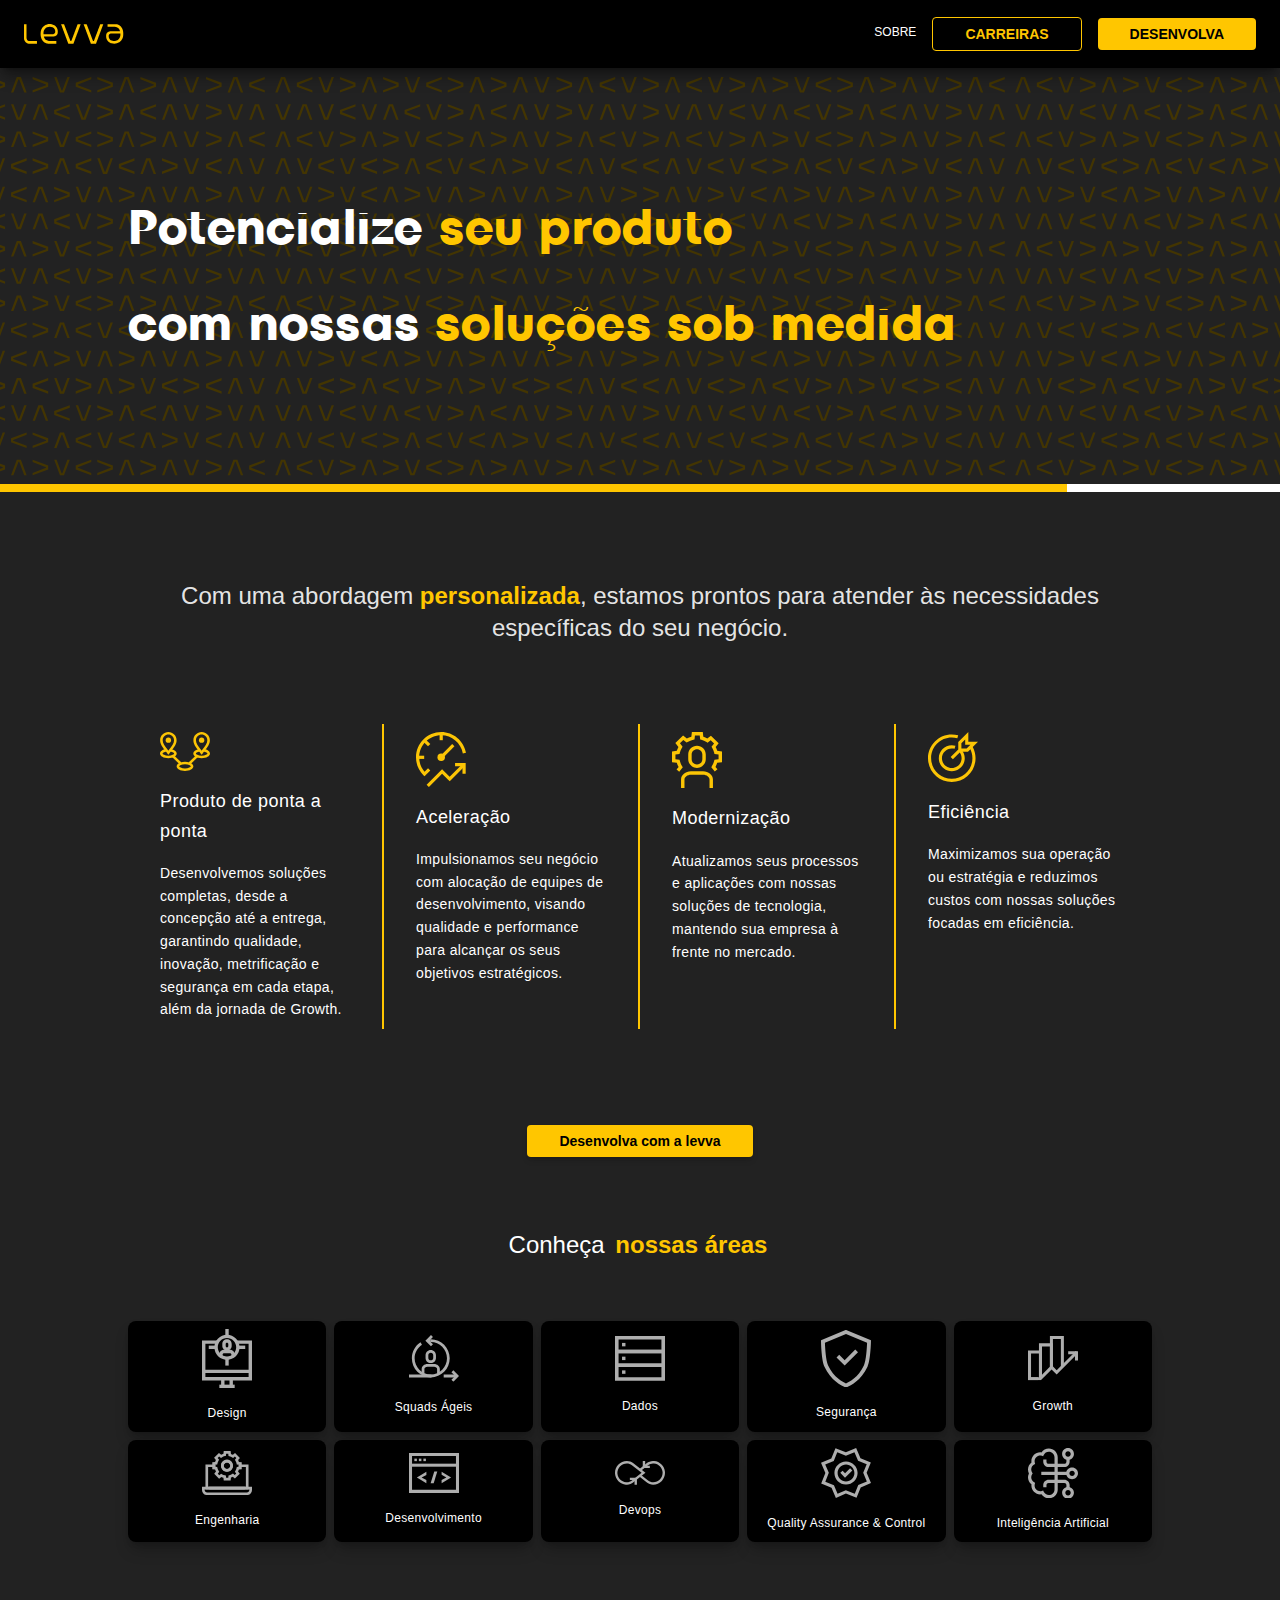
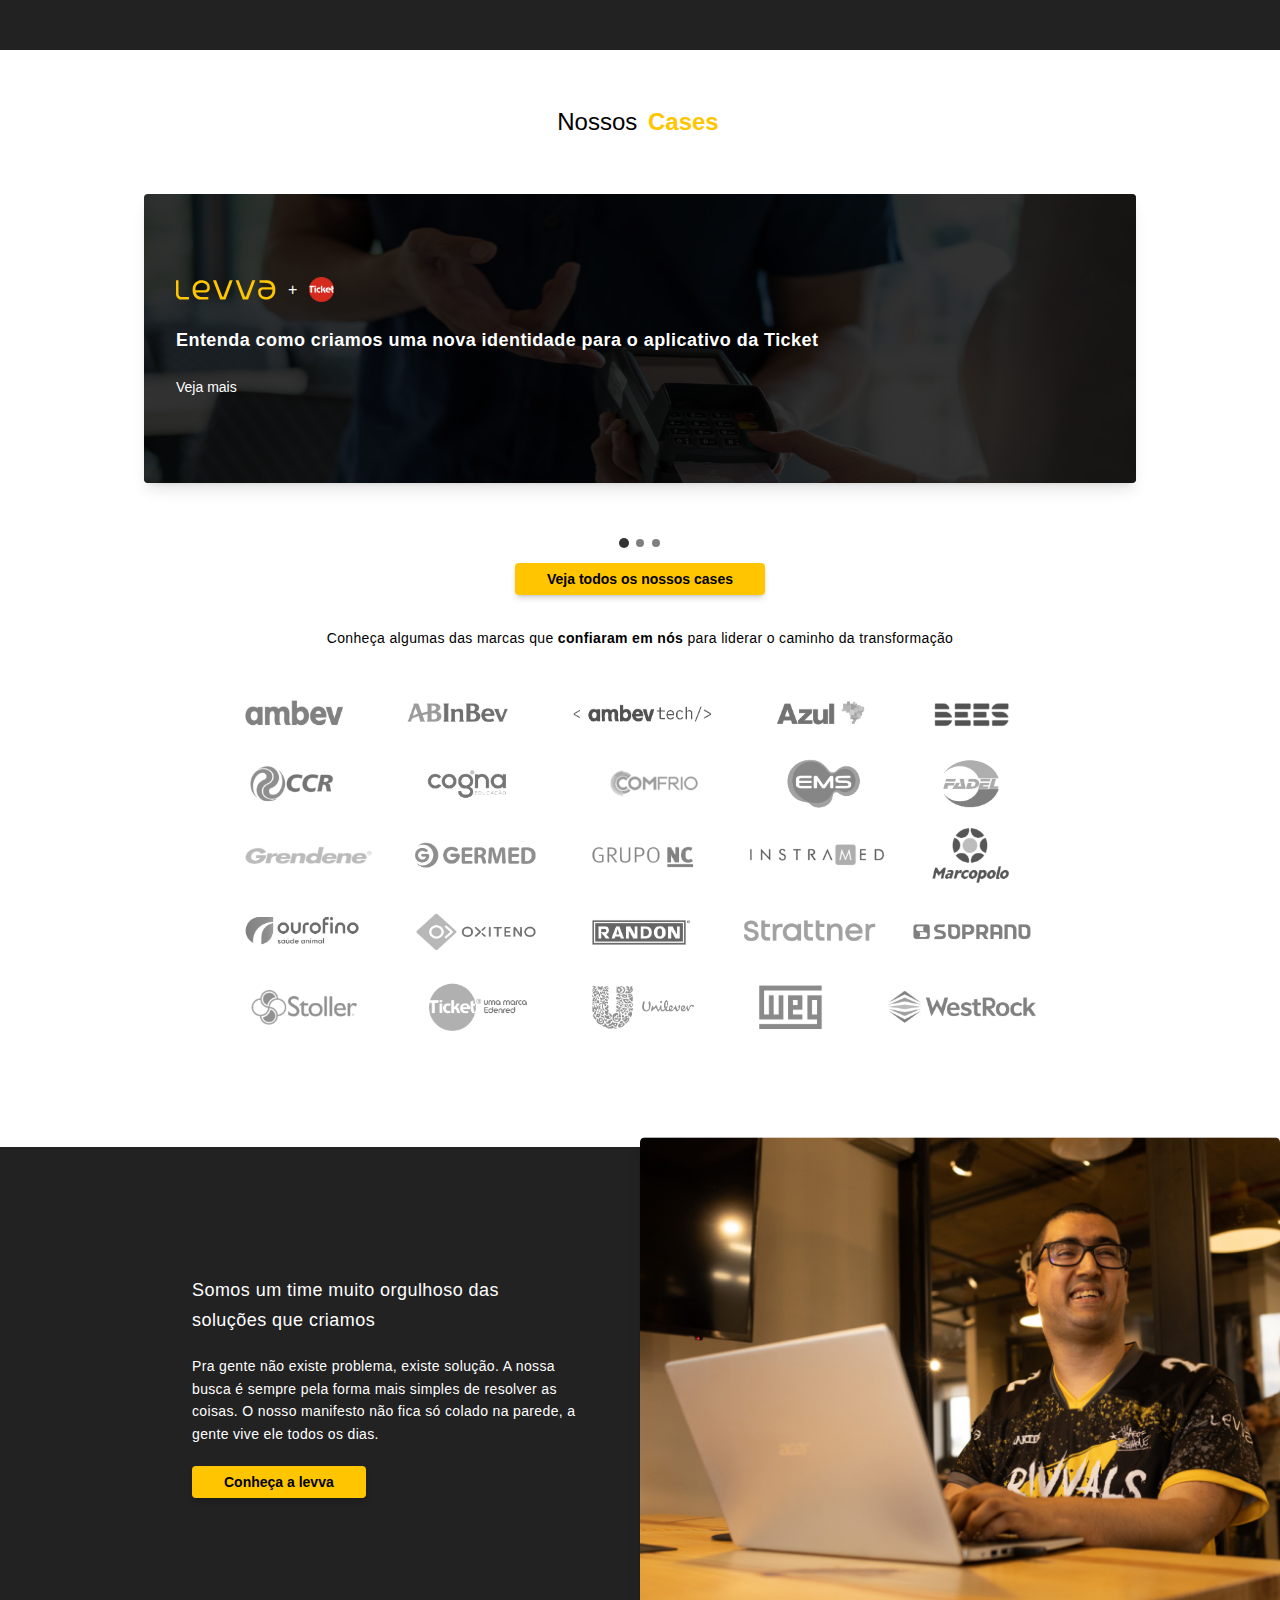
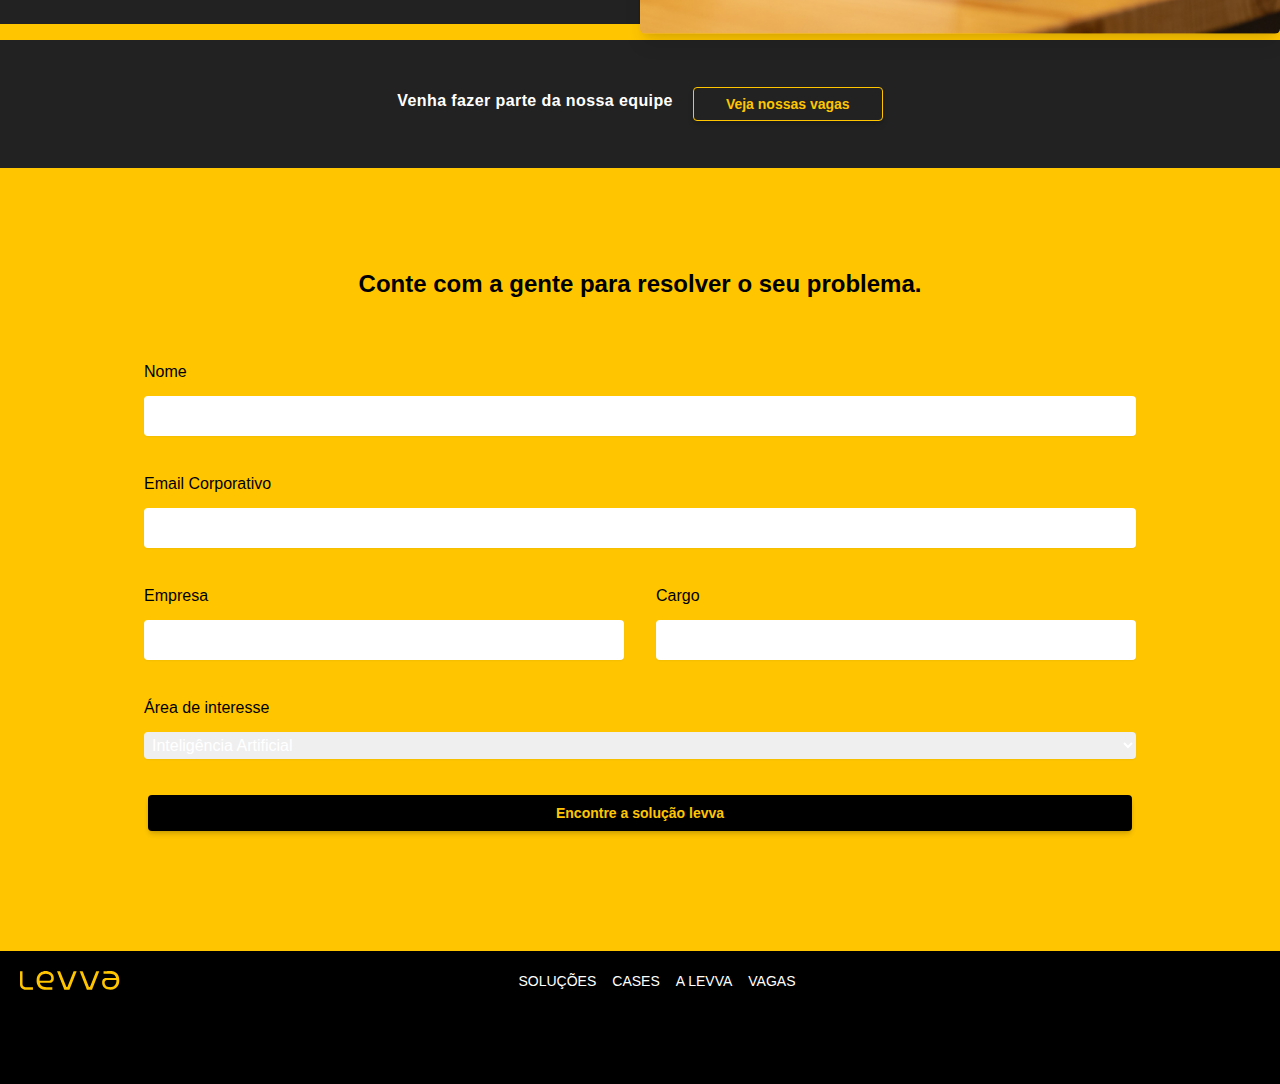
<file: index.html>
<!DOCTYPE html><html lang="en"><head><meta charSet="utf-8"/><meta name="viewport" content="width=device-width, initial-scale=1"/><link rel="preload" as="image" href="/LevvaLogo.svg" fetchPriority="high"/><link rel="preload" as="image" href="PONTA A PONTA.svg" fetchPriority="high"/><link rel="preload" as="image" href="ACELERAÇÃO.svg" fetchPriority="high"/><link rel="preload" as="image" href="ALOCAÇÃO.svg" fetchPriority="high"/><link rel="preload" as="image" href="EFICIÊNCIA.svg" fetchPriority="high"/><link rel="preload" as="image" href="/image 6.jpg" fetchPriority="high"/><link rel="stylesheet" href="/_next/static/css/af49f52b52efd727.css" data-precedence="next"/><link rel="preload" as="script" fetchPriority="low" href="/_next/static/chunks/webpack-be9659fa33794984.js"/><script src="/_next/static/chunks/fd9d1056-62aaf4b921c84028.js" async=""></script><script src="/_next/static/chunks/23-55239789978d75e5.js" async=""></script><script src="/_next/static/chunks/main-app-c92d5fdfd7a15399.js" async=""></script><script src="/_next/static/chunks/173-f090bc68d65b449f.js" async=""></script><script src="/_next/static/chunks/app/page-cadffec50a887d56.js" async=""></script><title>levva - Home</title><meta name="description" content="Acreditamos que para todo problema existe uma solução simples. Com um time que usa a tecnologia e o design como ferramenta de transformação de vidas, negócios e pessoas, criamos produtos e soluções digitais desenvolvidos para gerar impacto.o"/><link rel="icon" href="/favicon.ico" type="image/x-icon" sizes="16x16"/><script src="/_next/static/chunks/polyfills-78c92fac7aa8fdd8.js" noModule=""></script></head><body class="flex flex-col leading-loose text-white"><nav class="p-6 uppercase text-xs contents-center shadow-lg shadow-black/40 z-20 flex justify-between bg-black"><a href="/"><img alt="levva" fetchPriority="high" width="100" height="20" decoding="async" data-nimg="1" style="color:transparent" src="/LevvaLogo.svg"/></a><div class="navLinks"><ul class="flex align-center gap-4 justify-center contents-center"><li><a class="menu-link" href="/sobre">Sobre</a></li><li><div><a class="cta primary outlined shadow-md shadow-black/15 text-sm px-8 py-2 rounded font-bold " href="/sobre#carreiras">Carreiras</a></div></li><li><div><a class="cta primary  shadow-md shadow-black/15 text-sm px-8 py-2 rounded font-bold " href="#form">Desenvolva</a></div></li></ul></div></nav><main class="overflow-hidden"><section class="bg-cinza py-28 px-5 text-5xl tracking-wide leading-loose font-bold bg-blend-overlay" id="hero"><div class="container mx-auto"><h1>Potencialize <span class="text-primary">seu </span><br/>com nossas <span class="text-primary">soluções sob medida</span></h1></div></section><div class="slider bg-white"><div class="w-5/6 py-1 h-full bg-primary"></div></div><section class="bg-cinza p-2"><div class="container"><p class="text-center text-white/90 my-20 text-2xl">Com uma abordagem <b class="text-primary">personalizada</b>, estamos prontos para atender às necessidades específicas do seu negócio.</p><div class="flex flex-row flex-wrap md:flex-nowrap flex-row my-10"><div class="md:basis-1/4 sm:basis-2/4 basis-4/4 py-2 p-8 flex flex-col md:[&amp;:not(:last-child)]:border-r-2 sm:odd:border-r-2  border-primary"><div><img alt="Produto de ponta a ponta" fetchPriority="high" width="50" height="50" decoding="async" data-nimg="1" style="color:transparent" src="PONTA A PONTA.svg"/><h3 class="text-lg font-medium my-4 tracking-wide leading-relaxed ">Produto de ponta a ponta</h3></div><p class="tracking-wide leading-relaxed text-sm font-thin text-white">Desenvolvemos soluções completas, desde a concepção até a entrega, garantindo qualidade, inovação, metrificação e segurança em cada etapa, além da jornada de Growth.</p></div><div class="md:basis-1/4 sm:basis-2/4 basis-4/4 py-2 p-8 flex flex-col md:[&amp;:not(:last-child)]:border-r-2 sm:odd:border-r-2  border-primary"><div><img alt="Aceleração" fetchPriority="high" width="50" height="50" decoding="async" data-nimg="1" style="color:transparent" src="ACELERAÇÃO.svg"/><h3 class="text-lg font-medium my-4 tracking-wide leading-relaxed ">Aceleração</h3></div><p class="tracking-wide leading-relaxed text-sm font-thin text-white">Impulsionamos seu negócio com alocação de equipes de desenvolvimento, visando qualidade e performance para alcançar os seus objetivos estratégicos.</p></div><div class="md:basis-1/4 sm:basis-2/4 basis-4/4 py-2 p-8 flex flex-col md:[&amp;:not(:last-child)]:border-r-2 sm:odd:border-r-2  border-primary"><div><img alt="Modernização" fetchPriority="high" width="50" height="50" decoding="async" data-nimg="1" style="color:transparent" src="ALOCAÇÃO.svg"/><h3 class="text-lg font-medium my-4 tracking-wide leading-relaxed ">Modernização</h3></div><p class="tracking-wide leading-relaxed text-sm font-thin text-white">Atualizamos seus processos e aplicações com nossas soluções de tecnologia, mantendo sua empresa à frente no mercado.</p></div><div class="md:basis-1/4 sm:basis-2/4 basis-4/4 py-2 p-8 flex flex-col md:[&amp;:not(:last-child)]:border-r-2 sm:odd:border-r-2  border-primary"><div><img alt="Eficiência" fetchPriority="high" width="50" height="50" decoding="async" data-nimg="1" style="color:transparent" src="EFICIÊNCIA.svg"/><h3 class="text-lg font-medium my-4 tracking-wide leading-relaxed ">Eficiência</h3></div><p class="tracking-wide leading-relaxed text-sm font-thin text-white">Maximizamos sua operação ou estratégia e reduzimos custos com nossas soluções focadas em eficiência.</p></div></div></div></section><section class="bg-cinza p-2"><div class="container"><div class="text-center my-10"><a class="cta primary  shadow-md shadow-black/15 text-sm px-8 py-2 rounded font-bold " href="/#form">Desenvolva com a levva</a></div></div></section><section class="bg-cinza p-2"><div class="container"><h2 class="text-center font-medium text-2xl font my-4 ">Conheça <span class="p-1 text-primary font-extrabold ">nossas áreas</span></h2><div class="grid grid-cols-2 md:grid-cols-5 gap-2 py-5 mt-10 mb-20"><div class="bg-black p-2 shadow-lg shadow-black/25 tracking-wide leading-relaxed flex flex-col justify-center rounded-lg"><svg width="50" viewBox="0 0 94 111" class="mx-auto areaImage" xmlns="http://www.w3.org/2000/svg"><g clip-path="url(#clip0_178_234)"><path d="M94 96.8331H0V21.4956H28.9796V27.842H6.36735V90.4458H87.6326V27.842H65.0204V21.4956H94V96.8331Z"></path><path d="M90.8162 76.4839H3.18359V82.8712H90.8162V76.4839Z"></path><path d="M61.4286 104.613H32.6123V111H61.4286V104.613Z"></path><path d="M42.2858 92.4521H35.9185V107.847H42.2858V92.4521Z"></path><path d="M58.0817 92.4521H51.7144V107.847H58.0817V92.4521Z"></path><path d="M46.9796 58.1C33.9592 58.1 23.3469 47.4545 23.3469 34.3933C23.3469 21.332 33.9592 10.6865 46.9796 10.6865C60 10.6865 70.6122 21.332 70.6122 34.3933C70.6122 47.4545 60.0408 58.1 46.9796 58.1ZM46.9796 17.0738C37.4286 17.0738 29.6735 24.8533 29.6735 34.4342C29.6735 44.0152 37.4286 51.7946 46.9796 51.7946C56.5306 51.7946 64.2857 44.0152 64.2857 34.4342C64.2857 24.8533 56.5306 17.0738 46.9796 17.0738Z"></path><path d="M25.6734 31.1997H12.6938V37.587H25.6734V31.1997Z"></path><path d="M81.2652 31.1997H68.2856V37.587H81.2652V31.1997Z"></path><path d="M50.204 0H43.8367V13.0203H50.204V0Z"></path><path d="M50.204 55.7661H43.8367V68.7864H50.204V55.7661Z"></path><path d="M47.0612 40.9441H46.9388C42.1225 40.9441 38.2041 37.0134 38.2041 32.182V28.2513C38.2041 23.4199 42.1225 19.4893 46.9388 19.4893H47.0612C51.8776 19.4893 55.7959 23.4199 55.7959 28.2513V32.182C55.7959 37.0134 51.8776 40.9441 47.0612 40.9441ZM46.9388 25.8356C45.6327 25.8356 44.5306 26.9002 44.5306 28.2513V32.182C44.5306 33.4922 45.5919 34.5977 46.9388 34.5977H47.0612C48.3674 34.5977 49.4694 33.5332 49.4694 32.182V28.2513C49.4694 26.9411 48.4082 25.8356 47.0612 25.8356H46.9388Z"></path><path d="M61.551 50.9756H55.1837V47.6181C55.1837 46.6355 53.7551 45.53 51.8367 45.53H42.1633C40.2449 45.53 38.8163 46.6355 38.8163 47.6181V50.9756H32.449V47.6181C32.449 42.9505 36.8163 39.1836 42.1633 39.1836H51.8367C57.1837 39.1836 61.551 42.9914 61.551 47.6181V50.9756Z"></path></g><defs><clipPath id="clip0_178_234"><rect width="94" height="111" fill="white"></rect></clipPath></defs></svg><h3 class="tracking-wide leading-relaxed text-center text-xs font-regular mt-4">Design</h3></div><div class="bg-black p-2 shadow-lg shadow-black/25 tracking-wide leading-relaxed flex flex-col justify-center rounded-lg"><svg width="50" viewBox="0 0 119 111" class="mx-auto areaImage" fill="none" xmlns="http://www.w3.org/2000/svg"><g clip-path="url(#clip0_178_271)"><path d="M51.8436 100.89C26.9975 100.89 6.7915 80.542 6.7915 55.5214C6.7915 40.1012 14.4689 25.8704 27.2927 17.4594L30.8783 22.9818C19.9106 30.1609 13.3721 42.3101 13.3721 55.4789C13.3721 76.8463 30.6252 94.263 51.8858 94.263C73.1463 94.263 90.3994 76.8888 90.3994 55.4789C90.3994 34.069 73.1463 16.6947 51.8858 16.6947V10.1104C76.7319 10.1104 96.9379 30.4582 96.9379 55.4789C96.9379 80.4996 76.6898 100.89 51.8436 100.89Z"></path><path d="M113.474 94.2627H82.5955V100.89H113.474V94.2627Z"></path><path d="M53.4888 94.2627H0V100.89H53.4888V94.2627Z"></path><path d="M105.67 111L100.988 106.327L109.72 97.5765L100.988 88.8256L105.67 84.1528L119 97.5765L105.67 111Z"></path><path d="M52.3498 26.8473L39.0198 13.4237L52.3498 0L57.0322 4.67279L48.3002 13.4237L57.0322 22.1745L52.3498 26.8473Z"></path><path d="M51.8015 10.1104H46.9082V16.7372H51.8015V10.1104Z"></path><path d="M51.886 66.8209H51.6751C44.8835 66.8209 39.3997 61.256 39.3997 54.4592V48.0872C39.3997 41.248 44.9257 35.7256 51.6751 35.7256H51.886C58.6776 35.7256 64.1614 41.2905 64.1614 48.0872V54.4592C64.1614 61.2985 58.6776 66.8209 51.886 66.8209ZM51.7173 42.3525C48.5535 42.3525 45.9803 44.9437 45.9803 48.1297V54.5017C45.9803 57.6877 48.5535 60.279 51.7173 60.279H51.9282C55.092 60.279 57.6652 57.6877 57.6652 54.5017V48.1297C57.6652 44.9437 55.092 42.3525 51.9282 42.3525H51.7173Z"></path><path d="M73.4418 92.0114H66.8611V81.0091C66.8611 78.163 63.5286 75.7841 59.6055 75.7841H43.9554C40.0323 75.7841 36.6998 78.163 36.6998 81.0091V92.0114H30.1614V81.0091C30.1614 74.4672 36.3624 69.1572 43.9554 69.1572H59.6055C67.2408 69.1572 73.3996 74.4672 73.3996 81.0091V92.0114H73.4418Z"></path></g><defs><clipPath id="clip0_178_271"><rect width="119" height="111" fill="white"></rect></clipPath></defs></svg><h3 class="tracking-wide leading-relaxed text-center text-xs font-regular mt-4">Squads Ágeis</h3></div><div class="bg-black p-2 shadow-lg shadow-black/25 tracking-wide leading-relaxed flex flex-col justify-center rounded-lg"><svg width="50" viewBox="0 0 95 85" class="mx-auto areaImage" xmlns="http://www.w3.org/2000/svg"><path d="M95 32.8291H0V0H95V32.8291ZM6.78571 26.1071H88.2143V6.76531H6.78571V26.1071Z"></path><path d="M95 58.936H0V26.1069H95V58.936ZM6.78571 52.1707H88.2143V32.8289H6.78571V52.1707Z"></path><path d="M95 85H0V52.1709H95V85ZM6.78571 78.278H88.2143V58.9362H6.78571V78.278Z"></path><path d="M19.8787 13.1406H13.354V19.6457H19.8787V13.1406Z"></path><path d="M19.8787 39.2476H13.354V45.7527H19.8787V39.2476Z"></path><path d="M19.8787 65.3545H13.354V71.8596H19.8787V65.3545Z"></path></svg><h3 class="tracking-wide leading-relaxed text-center text-xs font-regular mt-4">Dados</h3></div><div class="bg-black p-2 shadow-lg shadow-black/25 tracking-wide leading-relaxed flex flex-col justify-center rounded-lg"><svg width="50" viewBox="0 0 87 100" class="mx-auto areaImage" xmlns="http://www.w3.org/2000/svg"><path d="M41.2083 61.9766L26.9822 47.993L31.7386 43.2455L41.1651 52.5247L59.6288 34.0957L64.3853 38.8432L41.2083 61.9766Z"></path><path d="M43.5 100L42.419 99.6547C41.4677 99.3526 18.6799 91.4113 6.05368 64.0483C0.605368 52.1364 0.0432406 21.4933 0.0432406 20.1985L0 17.9111L42.7649 0H44.1054L44.7972 0.258956L86.9568 17.9111L86.9135 20.1985C86.9135 21.4933 86.3514 52.1364 80.9031 64.0483C68.2768 91.4113 45.4891 99.3526 44.5378 99.6547L43.5 100ZM6.83201 22.3565C7.13469 32.1968 8.47515 53.129 12.1938 61.243C22.0527 82.65 39.0895 91.0229 43.5 92.8787C47.9538 91.0229 64.9473 82.65 74.8062 61.243C78.5249 53.129 79.8653 32.24 80.168 22.3565L43.5 6.9918L6.83201 22.3565Z"></path></svg><h3 class="tracking-wide leading-relaxed text-center text-xs font-regular mt-4">Segurança</h3></div><div class="bg-black p-2 shadow-lg shadow-black/25 tracking-wide leading-relaxed flex flex-col justify-center rounded-lg"><svg width="50" viewBox="0 0 97 86" class="mx-auto areaImage" xmlns="http://www.w3.org/2000/svg"><g clip-path="url(#clip0_178_295)"><path d="M97.0378 29.6099H91.1384V47.3002H97.0378V29.6099Z"></path><path d="M24.8457 86.0002H0.0756836V80.1537H22.3876L45.7205 56.4283L55.6285 66.3108L90.609 31.4204L94.7689 35.5695L55.6285 74.6467L45.7583 64.7643L24.8457 86.0002Z"></path><path d="M94.0882 29.6099H77.9783V35.4941H94.0882V29.6099Z"></path><path d="M19.5513 86.0002H0V28.252H27.1524V80.4932H21.253V34.1362H5.89942V80.1537H19.5513V86.0002Z"></path><path d="M27.1523 81.9262H21.2529V14.2578H48.3675V60.5771H42.5059V20.142H27.1523V81.9262Z"></path><path d="M48.3677 60.5772H42.5061V0H69.6207V59.6719H63.7591V5.88421H48.3677V60.5772Z"></path></g><defs><clipPath id="clip0_178_295"><rect width="97" height="86" fill="white"></rect></clipPath></defs></svg><h3 class="tracking-wide leading-relaxed text-center text-xs font-regular mt-4">Growth</h3></div><div class="bg-black p-2 shadow-lg shadow-black/25 tracking-wide leading-relaxed flex flex-col justify-center rounded-lg"><svg width="50" id="Camada_1" data-name="Camada 1" class="mx-auto areaImage" xmlns="http://www.w3.org/2000/svg" viewBox="0 0 132 116.51"><g><polygon class="cls-1" points="122.84 101.38 9.15 101.38 9.15 35.41 35.87 35.41 35.87 42.41 16.15 42.41 16.15 94.38 115.84 94.38 115.84 42.41 96.41 42.41 96.41 35.41 122.84 35.41 122.84 101.38"></polygon><rect class="cls-1" x="18.85" y="94.38" width="94.3" height="7"></rect><path class="cls-1" d="m118.25,116.51H13.74c-7.58,0-13.74-6.17-13.74-13.74v-8.38h132v8.38c0,7.58-6.17,13.74-13.74,13.74ZM7,101.38v1.38c0,3.72,3.03,6.74,6.74,6.74h104.51c3.72,0,6.74-3.03,6.74-6.74v-1.38H7Z"></path></g><g><path class="cls-1" d="m75.59,77.81h-18.18l-.83-7.34c-1.86-.55-3.66-1.27-5.39-2.14l-6.09,4.87-12.87-12.85,4.71-5.91c-.96-1.79-1.75-3.66-2.35-5.6l-7.5-.83v-18.19l7.5-.84c.55-1.77,1.26-3.48,2.1-5.12l-4.81-6.02,12.85-12.87,5.97,4.76c1.88-.99,3.85-1.79,5.89-2.39l.82-7.33h18.18l.86,7.65c1.77.59,3.48,1.33,5.12,2.21l5.68-4.54,12.87,12.86-4.7,5.88c.8,1.58,1.47,3.22,2,4.91l7.49.84v18.19l-7.49.83c-.58,1.86-1.33,3.67-2.25,5.39l4.59,5.75-12.86,12.86-5.82-4.65c-1.5.77-3.05,1.43-4.63,1.96l-.86,7.66Zm-11.92-7h5.67l.69-6.18,2.36-.59c2.53-.63,4.95-1.65,7.2-3.04l2.1-1.3,4.7,3.75,4-4-3.73-4.67,1.33-2.11c1.53-2.42,2.63-5.06,3.27-7.85l.56-2.42,6.09-.68v-5.67l-6.1-.69-.56-2.42c-.61-2.63-1.62-5.14-3.02-7.45l-1.27-2.09,3.78-4.72-4.01-4-4.64,3.71-2.11-1.36c-2.33-1.5-4.88-2.61-7.59-3.29l-2.36-.59-.69-6.16h-5.66l-.67,6.02-2.47.52c-2.94.62-5.72,1.75-8.28,3.36l-2.1,1.32-4.88-3.89-4.01,4.01,3.92,4.9-1.29,2.1c-1.45,2.34-2.5,4.91-3.13,7.62l-.56,2.41-6.1.69v5.67l6.1.68.56,2.42c.66,2.86,1.8,5.55,3.38,8.02l1.35,2.11-3.87,4.85,4.01,4.01,4.93-3.94,2.09,1.25c2.45,1.47,5.1,2.52,7.89,3.12l2.46.53.68,6.02Zm2.33-16.23c-8.65,0-15.68-7.03-15.68-15.68s7.03-15.67,15.68-15.67,15.67,7.03,15.67,15.67-7.03,15.68-15.67,15.68Zm0-24.35c-4.79,0-8.68,3.89-8.68,8.67s3.89,8.68,8.68,8.68,8.67-3.89,8.67-8.68-3.89-8.67-8.67-8.67Z"></path><path class="cls-1" d="m66,54.58c-8.65,0-15.68-7.03-15.68-15.68s7.03-15.67,15.68-15.67,15.67,7.03,15.67,15.67-7.03,15.68-15.67,15.68Zm0-24.35c-4.79,0-8.68,3.89-8.68,8.67s3.89,8.68,8.68,8.68,8.67-3.89,8.67-8.68-3.89-8.67-8.67-8.67Z"></path></g></svg><h3 class="tracking-wide leading-relaxed text-center text-xs font-regular mt-4">Engenharia</h3></div><div class="bg-black p-2 shadow-lg shadow-black/25 tracking-wide leading-relaxed flex flex-col justify-center rounded-lg"><svg width="50" id="Camada_1" data-name="Camada 1" class="mx-auto areaImage" xmlns="http://www.w3.org/2000/svg" viewBox="0 0 115.38 92.02"><g><g><path class="cls-1" d="m115.38,92.02H0V0h115.38v92.02Zm-108.38-7h101.38V7H7v78.02Z"></path><rect class="cls-1" x="3.5" y="24.63" width="108.38" height="7"></rect></g><rect class="cls-1" x="12.42" y="13.01" width="5.76" height="5.76"></rect><rect class="cls-1" x="22.83" y="13.01" width="5.76" height="5.76"></rect><rect class="cls-1" x="33.24" y="13.01" width="5.76" height="5.76"></rect></g><g><path class="cls-1" d="m40.1,69.63l-21.9-13.3,21.9-13.12v7.3l-11.07,5.77,11.07,6.09v7.26Z"></path><polygon class="cls-1" points="56.93 69.76 65.28 42.95 58.31 42.95 49.96 69.76 56.93 69.76"></polygon><path class="cls-1" d="m75.26,69.63v-7.3l10.98-5.77-10.98-6.09v-7.26l21.91,13.3-21.91,13.12Z"></path></g></svg><h3 class="tracking-wide leading-relaxed text-center text-xs font-regular mt-4">Desenvolvimento</h3></div><div class="bg-black p-2 shadow-lg shadow-black/25 tracking-wide leading-relaxed flex flex-col justify-center rounded-lg"><svg width="50" id="Camada_1" data-name="Camada 1" class="mx-auto areaImage" xmlns="http://www.w3.org/2000/svg" viewBox="0 0 146.51 69.46"><path class="cls-1" d="m34.74,69.46c-.97,0-1.94-.04-2.9-.12C15.01,67.97,1.36,54.24.1,37.39c-.73-9.78,2.53-19.12,9.17-26.27C15.83,4.05,25.11,0,34.74,0h.14c6.74.03,13.5,2.46,19.05,6.84l35.32,27.89-35.31,27.87c-5.45,4.31-12.08,6.74-18.66,6.84-.18,0-.36,0-.54,0Zm.12-62.46h-.12c-7.69,0-15.1,3.24-20.34,8.88-5.3,5.71-7.9,13.17-7.32,20.99,1,13.44,11.89,24.4,25.33,25.5.92.07,1.85.11,2.77.09,5.05-.08,10.18-1.97,14.43-5.33l28.35-22.38-28.36-22.4c-4.33-3.42-9.56-5.32-14.73-5.34Z"></path><path class="cls-1" d="m111.77,69.46h-.14c-6.74-.03-13.5-2.46-19.05-6.84l-20.44-16.14,4.34-5.49,20.44,16.14c4.33,3.42,9.56,5.32,14.73,5.34h.12c7.69,0,15.1-3.24,20.34-8.88,5.3-5.72,7.9-13.17,7.32-20.99-1-13.44-11.89-24.4-25.33-25.5-.92-.07-1.85-.11-2.77-.09-5.05.08-10.18,1.97-14.43,5.33l-20.87,16.47-4.34-5.5,20.86-16.47C98.02,2.53,104.65.1,111.23,0c1.14-.01,2.3.02,3.44.11,16.84,1.37,30.48,15.1,31.74,31.95.73,9.78-2.53,19.12-9.17,26.27-6.55,7.06-15.84,11.11-25.47,11.11Z"></path><polygon class="cls-1" points="64.24 69.46 57.24 69.46 57.24 55.79 43.57 55.79 43.57 48.79 64.24 48.79 64.24 69.46"></polygon><polygon class="cls-1" points="102.05 20.67 81.37 20.67 81.37 0 88.37 0 88.37 13.67 102.05 13.67 102.05 20.67"></polygon></svg><h3 class="tracking-wide leading-relaxed text-center text-xs font-regular mt-4">Devops</h3></div><div class="bg-black p-2 shadow-lg shadow-black/25 tracking-wide leading-relaxed flex flex-col justify-center rounded-lg"><svg width="50" id="Camada_1" data-name="Camada 1" class="mx-auto areaImage" xmlns="http://www.w3.org/2000/svg" viewBox="0 0 110.05 110.05"><path class="cls-1" d="m32.77,110.05l-9.6-22.68L.42,78.15l9.2-23.4L0,32.73l22.68-9.6L31.91.35l22.78,9.23L77.33,0l9.58,22.64,22.78,9.23-9.23,22.78,9.58,22.64-22.64,9.58-9.22,22.75-23.4-9.2-22.02,9.62Zm-23.3-35.78l19.02,7.71,7.97,18.83,18.2-7.95,19.65,7.73,7.71-19.02,18.86-7.98-7.98-18.86,7.69-18.98-18.98-7.69-7.98-18.86-18.86,7.98-18.98-7.69-7.69,18.98-18.83,7.97,7.95,18.2-7.73,19.65Z"></path><polygon class="cls-1" points="52.8 65.45 42.47 54.64 47.53 49.8 52.98 55.51 64.06 44.74 68.94 49.75 52.8 65.45"></polygon><path class="cls-1" d="m55.04,80.49c-14.05,0-25.49-11.43-25.49-25.49s11.43-25.49,25.49-25.49,25.49,11.43,25.49,25.49-11.43,25.49-25.49,25.49Zm0-43.98c-10.19,0-18.49,8.29-18.49,18.49s8.29,18.49,18.49,18.49,18.49-8.29,18.49-18.49-8.29-18.49-18.49-18.49Z"></path></svg><h3 class="tracking-wide leading-relaxed text-center text-xs font-regular mt-4">Quality Assurance &amp; Control</h3></div><div class="bg-black p-2 shadow-lg shadow-black/25 tracking-wide leading-relaxed flex flex-col justify-center rounded-lg"><svg width="50" id="Camada_1" data-name="Camada 1" class="mx-auto areaImage" xmlns="http://www.w3.org/2000/svg" viewBox="0 0 108.87 110.51"><path class="cls-1" d="m45.39,109.49c-6.48,0-12.53-3.3-16.09-8.61-.84.11-1.7.17-2.57.17-10.66,0-19.34-8.68-19.34-19.35,0-.85.06-1.7.17-2.53-4.71-3.63-7.56-9.3-7.56-15.35,0-2.99.68-5.91,1.99-8.56-1.31-2.65-1.99-5.57-1.99-8.56,0-6.04,2.84-11.72,7.56-15.34-.11-.84-.17-1.68-.17-2.54,0-10.67,8.68-19.35,19.34-19.35.87,0,1.72.06,2.57.17,3.56-5.3,9.61-8.61,16.09-8.61,10.66,0,19.34,8.68,19.34,19.35,0,.15,0,.29,0,.44v69.32c0,10.67-8.67,19.35-19.33,19.35Zm-12.44-16.75l1.28,2.69c2.07,4.35,6.35,7.06,11.16,7.06,6.8,0,12.34-5.54,12.34-12.35V20.55s0-.11,0-.11c0-6.89-5.54-12.42-12.34-12.42-4.81,0-9.09,2.7-11.16,7.06l-1.28,2.69-2.86-.83c-1.07-.31-2.2-.47-3.36-.47-6.8,0-12.34,5.54-12.34,12.35,0,1.1.14,2.18.43,3.22l.71,2.61-2.34,1.35c-3.81,2.19-6.18,6.29-6.18,10.71,0,2.38.68,4.68,1.95,6.67l1.22,1.89-1.22,1.89c-1.28,1.99-1.95,4.29-1.95,6.67,0,4.41,2.37,8.51,6.18,10.71l2.34,1.35-.71,2.61c-.28,1.04-.43,2.12-.43,3.22,0,6.81,5.54,12.35,12.34,12.35,1.16,0,2.29-.16,3.36-.47l2.86-.84Z"></path><g><path class="cls-1" d="m87.15,25.8c-7.11,0-12.9-5.79-12.9-12.9S80.03,0,87.15,0s12.9,5.79,12.9,12.9-5.79,12.9-12.9,12.9Zm0-18.8c-3.25,0-5.9,2.65-5.9,5.9s2.65,5.9,5.9,5.9,5.9-2.65,5.9-5.9-2.65-5.9-5.9-5.9Z"></path><path class="cls-1" d="m95.97,68.09c-7.11,0-12.9-5.79-12.9-12.9s5.79-12.9,12.9-12.9,12.9,5.79,12.9,12.9-5.79,12.9-12.9,12.9Zm0-18.8c-3.25,0-5.9,2.65-5.9,5.9s2.65,5.9,5.9,5.9,5.9-2.65,5.9-5.9-2.65-5.9-5.9-5.9Z"></path><path class="cls-1" d="m87.15,110.51c-7.11,0-12.9-5.79-12.9-12.9s5.79-12.9,12.9-12.9,12.9,5.79,12.9,12.9-5.79,12.9-12.9,12.9Zm0-18.8c-3.25,0-5.9,2.65-5.9,5.9s2.65,5.9,5.9,5.9,5.9-2.65,5.9-5.9-2.65-5.9-5.9-5.9Z"></path><path class="cls-1" d="m79.06,41.47h-34.26c-6.39,0-11.58-5.2-11.58-11.58v-5.02h7v5.02c0,2.53,2.06,4.58,4.58,4.58h34.26c2.53,0,4.59-2.06,4.59-4.58v-7.58h7v7.58c0,6.39-5.2,11.58-11.59,11.58Z"></path><path class="cls-1" d="m90.65,88.22h-7v-7.59c0-2.53-2.06-4.58-4.59-4.58h-34.26c-2.53,0-4.58,2.06-4.58,4.58v5.02h-7v-5.02c0-6.39,5.2-11.58,11.58-11.58h34.26c6.39,0,11.59,5.2,11.59,11.58v7.59Z"></path><rect class="cls-1" x="28.93" y="51.76" width="57.64" height="7"></rect></g></svg><h3 class="tracking-wide leading-relaxed text-center text-xs font-regular mt-4">Inteligência Artificial</h3></div></div></div></section><section class="bg-white pt-10 p-2"><div class="container"><h2 class="text-center text-2xl text-black font-medium font my-4">Nossos <span class="p-1 font-bold text-primary">Cases</span></h2><div class="caseHolder relative py-20 p-8 rounded m-4 my-14 shadow-lg"><div class="absolute rounded top-0 left-0 w-full h-full z-0"><img alt="levva" fetchPriority="high" decoding="async" data-nimg="fill" style="position:absolute;height:100%;width:100%;left:0;top:0;right:0;bottom:0;color:transparent" src="/image 6.jpg"/></div><div class="caseCover absolute top-0 left-0 w-full h-full bg-black/80 z-10 rounded"></div><div class="case relative z-20"><div class="flex gap-3 mb-5"><img alt="levva" loading="lazy" width="100" height="40" decoding="async" data-nimg="1" style="color:transparent" src="/LevvaLogo.svg"/><span class="casespacer"> + </span><img alt="Ticket" loading="lazy" width="25" height="25" decoding="async" data-nimg="1" class="object-contain" style="color:transparent" src="/image 1.png"/></div><h3 class="mb-4 font-semibold text-lg tracking-wide leading-relaxed">Entenda como criamos uma nova identidade para o aplicativo da Ticket</h3><a href="#" class="caseLink font-regular text-sm">Veja mais</a></div></div><div class="caseSelectors flex gap-2 justify-center"><div class="bg-black/80 p-1 scale-125 rounded-full"></div><div class="bg-black/50 p-1 rounded-full"></div><div class="bg-black/50 p-1 rounded-full"></div></div><div class="mx-auto mt-4 text-center"><a class="cta secundary  shadow-md shadow-black/15 text-sm px-8 py-2 rounded font-bold " href="/cases">Veja todos os nossos cases</a></div><p class="text-black text-center p-8 text-sm tracking-wide leading-relaxed">Conheça algumas das marcas que <b>confiaram em nós</b> para liderar o caminho da transformação</p><div class="sliderMarcas mx-auto text-center mb-24 mt-3"><img alt="Clientes levva" loading="lazy" width="800" height="500" decoding="async" data-nimg="1" class="mx-auto text-center" style="color:transparent" src="/clientes.png"/></div></div></section><section class="bg-cinza p-2"><div class="container"><div class="flex flex-col-reverse md:flex-row py-8"><div class="basis-1/2 mt-5 md:mt-1 flex flex-col justify-center p-16"><h2 class="text-lg font-medium tracking-wide leading-relaxed"> Somos um time muito orgulhoso das soluções que criamos </h2><p class="text-sm font-thin my-5 tracking-wide leading-relaxed">Pra gente não existe problema, existe solução. A nossa busca é sempre pela forma mais simples de resolver as coisas. O nosso manifesto não fica só colado na parede, a gente vive ele todos os dias.</p><div><a class="cta primary  shadow-md shadow-black/15 text-sm px-8 py-2 rounded font-bold " href="/sobre">Conheça a levva</a></div></div><div class="imageOver relative basis-1/2"><img alt="C levels" loading="lazy" width="500" height="500" decoding="async" data-nimg="1" class="w-full scale-125 md:scale-25 origin-center md:origin-top-left lg:origin-left rounded shadow-lg" style="color:transparent" src="/SobreImg.jpg"/></div></div></div></section><div class="p-2 bg-primary"></div><section class="bg-cinza text-center p-2"><div class="container"><div class="flex md:flex-row flex-col justify-center gap-5 py-10"><h2 class="tracking-wide leading-relaxed font-bold text-md">Venha fazer parte da nossa equipe</h2><div><a class="cta primary outlined shadow-md shadow-black/15 text-sm px-8 py-2 rounded font-bold " href="https://levva.izirh.io/">Veja nossas vagas</a></div></div></div></section><section class="bg-primary p-20 p-2"><div class="container"><form id="form" class="flex flex-col justify-center py-5"><h2 class="text-2xl font-bold text-black text-center mb-10">Conte com a gente para resolver o seu problema.</h2><fieldset class="m-4 flex flex-col relative"><label class="text-black font-medium text-md antialised" for="nome-input">Nome</label><input class="text-black rounded shadow-sm py-1 px-1 mt-2" id="nome-input" type="text" name="nome"/></fieldset><fieldset class="m-4 flex flex-col relative"><label class="text-black font-medium text-md antialised" for="email-input">Email Corporativo</label><input class="rounded shadow-sm py-1 px-1 mt-2" id="email-input" type="text" name="email"/></fieldset><div class="flex flex-col md:flex-row"><fieldset class="m-4 flex flex-col relative md:w-full"><label class="text-black font-medium text-md antialised" for="empresa-input">Empresa</label><input class="rounded shadow-sm py-1 px-1 mt-2" id="empresa-input" type="text" name="empresa"/></fieldset><fieldset class="m-4 flex flex-col relative  md:w-full"><label class="text-black font-medium text-md antialised" for="cargo-input">Cargo</label><input class="rounded shadow-sm py-1 px-1 mt-2" id="cargo-input" type="text" name="cargo"/></fieldset></div><fieldset class="m-4 flex flex-col relative"><label class="text-black font-medium text-md antialised" for="interesse-input">Área de interesse</label><select class="rounded shadow-sm py-1 px-1 mt-2" id="interesse-input" type="text" name="interesse"><option value="Inteligência artificial">Inteligência Artificial</option></select></fieldset><div class="m-5"><div class="w-full text-center mx-auto flex"><a class="cta secondary  shadow-md shadow-black/15 text-sm px-8 py-2 rounded font-bold w-full" href="#Form">Encontre a solução levva</a></div></div></form></div></section><footer class="bg-black"><div class="flex justify-between p-5"><a href="/"><img alt="levva" fetchPriority="high" width="100" height="20" decoding="async" data-nimg="1" style="color:transparent" src="/LevvaLogo.svg"/></a><div class="navLinks"><ul class="flex gap-4 text-sm uppercase"><li><a class="menu-link" href="/#solucoes">Soluções</a></li><li><a class="menu-link" href="/cases">Cases</a></li><li><a class="menu-link" href="/sobre">A levva</a></li><li><a class="menu-link" href="/vagas">Vagas</a></li></ul></div><div class="socials-link gap-4 text-sm flex"><a href="https://www.instagram.com/levva.io/"><img alt="Instagram levva" loading="lazy" width="25" height="25" decoding="async" data-nimg="1" style="color:transparent" src="/instagram.svg"/></a><a href="https://www.linkedin.com/company/levva?originalSubdomain=br"><img alt="Instagram levva" loading="lazy" width="25" height="25" decoding="async" data-nimg="1" style="color:transparent" src="/linkedin.svg"/></a></div></div><div class="flex justify-center py-6"><img alt="Microsoft Partner" loading="lazy" width="150" height="20" decoding="async" data-nimg="1" style="color:transparent" src="/microsoft.png"/></div></footer></main><script src="/_next/static/chunks/webpack-be9659fa33794984.js" async=""></script><script>(self.__next_f=self.__next_f||[]).push([0]);self.__next_f.push([2,null])</script><script>self.__next_f.push([1,"1:HL[\"/_next/static/css/af49f52b52efd727.css\",\"style\"]\n"])</script><script>self.__next_f.push([1,"2:I[5751,[],\"\"]\n4:I[8173,[\"173\",\"static/chunks/173-f090bc68d65b449f.js\",\"931\",\"static/chunks/app/page-cadffec50a887d56.js\"],\"Image\"]\n5:I[8420,[\"173\",\"static/chunks/173-f090bc68d65b449f.js\",\"931\",\"static/chunks/app/page-cadffec50a887d56.js\"],\"default\"]\n7:I[9275,[],\"\"]\n8:I[1343,[],\"\"]\na:I[6130,[],\"\"]\n6:T4f4,m75.59,77.81h-18.18l-.83-7.34c-1.86-.55-3.66-1.27-5.39-2.14l-6.09,4.87-12.87-12.85,4.71-5.91c-.96-1.79-1.75-3.66-2.35-5.6l-7.5-.83v-18.19l7.5-.84c.55-1.77,1.26-3.48,2.1-5.12l-4.81-6.02,12.85-12.87,5.97,4.76c1.88-.99,3.85-1.79,5.89-2.39l.82-7.33h18.18l.86,7.65c1.77.59,3.48,1.33,5.12,2.21l5.68-4.54,12.87,12.86-4.7,5.88c.8,1.58,1.47,3.22,2,4.91l7.49.84v18.19l-7.49.83c-.58,1.86-1.33,3.67-2.25,5.39l4.59,5.75-12.86,12.86-5.82-4.65c-1.5.77-3.05,1.43-4.63,1.96l-.86,7.66Zm-11.92-7h5.67l.69-6.18,2.36-.59c2.53-.63,4.95-1.65,7.2-3.04l2.1-1.3,4.7,3.75,4-4-3.73-4.67,1.33-2.11c1.53-2.42,2.63-5.06,3.27-7.85l.56-2.42,6.09-.68v-5.67l-6.1-.69-.56-2.42c-.61-2.63-1.62-5.14-3.02-7.45l-1.27-2.09,3.78-4.72-4.01-4-4.64,3.71-2.11-1.36c-2.33-1.5-4.88-2.61-7.59-3.29l-2.36-.59-.69-6.16h-5.66l-.67,6.02-2.47.52c-2.94.62-5.72,1.75-8.28,3.36l-2.1,1.32-4.88-3.89-4.01,4.01,3.92,4.9-1.29,2.1c-1.45,2.34-2.5,4.91-3.13,7.62l-.56,2.41-6.1.69v5.67l6.1.68.56,2.42c.66,2.86,1.8,5.55,3.38,8.02l1.35,2.11-3.87,4.85,4.01,4.01,4.93-3.94,2.09,1.25c2.45,1.47,5.1,2.52,7.89,3.12l2.46.53.68,6.02Zm2.33-16.23c-8.65,0-15.68-7.03-15.68-15.68s7.03-15.67,15.68-15.67,15.67,7.03,15.67,15.67-7.03,15.68-15.67,15.68Zm0-24.35c-4.79,0-8.68,3.89-8.68,8.67s3.89,8.68,8.68,8.68,8.67-3.89,8.67-8.68-3.89-8.67-8.67-8.67Zb:[]\n"])</script><script>self.__next_f.push([1,"0:[[[\"$\",\"link\",\"0\",{\"rel\":\"stylesheet\",\"href\":\"/_next/static/css/af49f52b52efd727.css\",\"precedence\":\"next\",\"crossOrigin\":\"$undefined\"}]],[\"$\",\"$L2\",null,{\"buildId\":\"YxAUrUPPcXXo7UIqod18a\",\"assetPrefix\":\"\",\"initialCanonicalUrl\":\"/\",\"initialTree\":[\"\",{\"children\":[\"__PAGE__\",{}]},\"$undefined\",\"$undefined\",true],\"initialSeedData\":[\"\",{\"children\":[\"__PAGE__\",{},[[\"$L3\",[[\"$\",\"nav\",null,{\"className\":\"p-6 uppercase text-xs contents-center shadow-lg shadow-black/40 z-20 flex justify-between bg-black\",\"children\":[[\"$\",\"a\",null,{\"href\":\"/\",\"children\":[\"$\",\"$L4\",null,{\"src\":\"/LevvaLogo.svg\",\"alt\":\"levva\",\"width\":100,\"height\":20,\"priority\":true}]}],[\"$\",\"div\",null,{\"className\":\"navLinks\",\"children\":[\"$\",\"ul\",null,{\"className\":\"flex align-center gap-4 justify-center contents-center\",\"children\":[[\"$\",\"li\",null,{\"children\":[\"$\",\"a\",null,{\"className\":\"menu-link\",\"href\":\"/sobre\",\"children\":\"Sobre\"}]}],[\"$\",\"li\",null,{\"children\":[\"$\",\"div\",null,{\"className\":\"$undefined\",\"children\":[\"$\",\"a\",null,{\"className\":\"cta primary outlined shadow-md shadow-black/15 text-sm px-8 py-2 rounded font-bold \",\"href\":\"/sobre#carreiras\",\"children\":\"Carreiras\"}]}]}],[\"$\",\"li\",null,{\"children\":[\"$\",\"div\",null,{\"className\":\"$undefined\",\"children\":[\"$\",\"a\",null,{\"className\":\"cta primary  shadow-md shadow-black/15 text-sm px-8 py-2 rounded font-bold \",\"href\":\"#form\",\"children\":\"Desenvolva\"}]}]}]]}]}]]}],[\"$\",\"main\",null,{\"className\":\"overflow-hidden\",\"children\":[[\"$\",\"$L5\",null,{\"text\":[\"produto\",\"negócio\",\"time\"]}],[\"$\",\"div\",null,{\"className\":\"slider bg-white\",\"children\":[\"$\",\"div\",null,{\"className\":\"w-5/6 py-1 h-full bg-primary\"}]}],[\"$\",\"section\",null,{\"className\":\"bg-cinza p-2\",\"id\":\"$undefined\",\"children\":[\"$\",\"div\",null,{\"className\":\"container\",\"children\":[[\"$\",\"p\",null,{\"className\":\"text-center text-white/90 my-20 text-2xl\",\"children\":[\"Com uma abordagem \",[\"$\",\"b\",null,{\"className\":\"text-primary\",\"children\":\"personalizada\"}],\", estamos prontos para atender às necessidades específicas do seu negócio.\"]}],[\"$\",\"div\",null,{\"className\":\"flex flex-row flex-wrap md:flex-nowrap flex-row my-10\",\"children\":[[\"$\",\"div\",null,{\"className\":\"md:basis-1/4 sm:basis-2/4 basis-4/4 py-2 p-8 flex flex-col md:[\u0026:not(:last-child)]:border-r-2 sm:odd:border-r-2  border-primary\",\"children\":[[\"$\",\"div\",null,{\"children\":[[\"$\",\"$L4\",null,{\"src\":\"PONTA A PONTA.svg\",\"alt\":\"Produto de ponta a ponta\",\"width\":50,\"height\":50,\"priority\":true}],[\"$\",\"h3\",null,{\"className\":\"text-lg font-medium my-4 tracking-wide leading-relaxed \",\"children\":\"Produto de ponta a ponta\"}]]}],[\"$\",\"p\",null,{\"className\":\"tracking-wide leading-relaxed text-sm font-thin text-white\",\"children\":\"Desenvolvemos soluções completas, desde a concepção até a entrega, garantindo qualidade, inovação, metrificação e segurança em cada etapa, além da jornada de Growth.\"}]]}],[\"$\",\"div\",null,{\"className\":\"md:basis-1/4 sm:basis-2/4 basis-4/4 py-2 p-8 flex flex-col md:[\u0026:not(:last-child)]:border-r-2 sm:odd:border-r-2  border-primary\",\"children\":[[\"$\",\"div\",null,{\"children\":[[\"$\",\"$L4\",null,{\"src\":\"ACELERAÇÃO.svg\",\"alt\":\"Aceleração\",\"width\":50,\"height\":50,\"priority\":true}],[\"$\",\"h3\",null,{\"className\":\"text-lg font-medium my-4 tracking-wide leading-relaxed \",\"children\":\"Aceleração\"}]]}],[\"$\",\"p\",null,{\"className\":\"tracking-wide leading-relaxed text-sm font-thin text-white\",\"children\":\"Impulsionamos seu negócio com alocação de equipes de desenvolvimento, visando qualidade e performance para alcançar os seus objetivos estratégicos.\"}]]}],[\"$\",\"div\",null,{\"className\":\"md:basis-1/4 sm:basis-2/4 basis-4/4 py-2 p-8 flex flex-col md:[\u0026:not(:last-child)]:border-r-2 sm:odd:border-r-2  border-primary\",\"children\":[[\"$\",\"div\",null,{\"children\":[[\"$\",\"$L4\",null,{\"src\":\"ALOCAÇÃO.svg\",\"alt\":\"Modernização\",\"width\":50,\"height\":50,\"priority\":true}],[\"$\",\"h3\",null,{\"className\":\"text-lg font-medium my-4 tracking-wide leading-relaxed \",\"children\":\"Modernização\"}]]}],[\"$\",\"p\",null,{\"className\":\"tracking-wide leading-relaxed text-sm font-thin text-white\",\"children\":\"Atualizamos seus processos e aplicações com nossas soluções de tecnologia, mantendo sua empresa à frente no mercado.\"}]]}],[\"$\",\"div\",null,{\"className\":\"md:basis-1/4 sm:basis-2/4 basis-4/4 py-2 p-8 flex flex-col md:[\u0026:not(:last-child)]:border-r-2 sm:odd:border-r-2  border-primary\",\"children\":[[\"$\",\"div\",null,{\"children\":[[\"$\",\"$L4\",null,{\"src\":\"EFICIÊNCIA.svg\",\"alt\":\"Eficiência\",\"width\":50,\"height\":50,\"priority\":true}],[\"$\",\"h3\",null,{\"className\":\"text-lg font-medium my-4 tracking-wide leading-relaxed \",\"children\":\"Eficiência\"}]]}],[\"$\",\"p\",null,{\"className\":\"tracking-wide leading-relaxed text-sm font-thin text-white\",\"children\":\"Maximizamos sua operação ou estratégia e reduzimos custos com nossas soluções focadas em eficiência.\"}]]}]]}]]}]}],[\"$\",\"section\",null,{\"className\":\"bg-cinza p-2\",\"id\":\"$undefined\",\"children\":[\"$\",\"div\",null,{\"className\":\"container\",\"children\":[\"$\",\"div\",null,{\"className\":\"text-center my-10\",\"children\":[\"$\",\"a\",null,{\"className\":\"cta primary  shadow-md shadow-black/15 text-sm px-8 py-2 rounded font-bold \",\"href\":\"/#form\",\"children\":\"Desenvolva com a levva\"}]}]}]}],[\"$\",\"section\",null,{\"className\":\"bg-cinza p-2\",\"id\":\"$undefined\",\"children\":[\"$\",\"div\",null,{\"className\":\"container\",\"children\":[[\"$\",\"h2\",null,{\"className\":\"text-center font-medium text-2xl font my-4 \",\"children\":[\"Conheça \",[\"$\",\"span\",null,{\"className\":\"p-1 text-primary font-extrabold \",\"children\":\"nossas áreas\"}]]}],[\"$\",\"div\",null,{\"className\":\"grid grid-cols-2 md:grid-cols-5 gap-2 py-5 mt-10 mb-20\",\"children\":[[\"$\",\"div\",null,{\"className\":\"bg-black p-2 shadow-lg shadow-black/25 tracking-wide leading-relaxed flex flex-col justify-center rounded-lg\",\"children\":[[\"$\",\"svg\",null,{\"width\":\"50\",\"viewBox\":\"0 0 94 111\",\"class\":\"mx-auto areaImage\",\"xmlns\":\"http://www.w3.org/2000/svg\",\"children\":[[\"$\",\"g\",null,{\"clip-path\":\"url(#clip0_178_234)\",\"children\":[[\"$\",\"path\",null,{\"d\":\"M94 96.8331H0V21.4956H28.9796V27.842H6.36735V90.4458H87.6326V27.842H65.0204V21.4956H94V96.8331Z\"}],[\"$\",\"path\",null,{\"d\":\"M90.8162 76.4839H3.18359V82.8712H90.8162V76.4839Z\"}],[\"$\",\"path\",null,{\"d\":\"M61.4286 104.613H32.6123V111H61.4286V104.613Z\"}],[\"$\",\"path\",null,{\"d\":\"M42.2858 92.4521H35.9185V107.847H42.2858V92.4521Z\"}],[\"$\",\"path\",null,{\"d\":\"M58.0817 92.4521H51.7144V107.847H58.0817V92.4521Z\"}],[\"$\",\"path\",null,{\"d\":\"M46.9796 58.1C33.9592 58.1 23.3469 47.4545 23.3469 34.3933C23.3469 21.332 33.9592 10.6865 46.9796 10.6865C60 10.6865 70.6122 21.332 70.6122 34.3933C70.6122 47.4545 60.0408 58.1 46.9796 58.1ZM46.9796 17.0738C37.4286 17.0738 29.6735 24.8533 29.6735 34.4342C29.6735 44.0152 37.4286 51.7946 46.9796 51.7946C56.5306 51.7946 64.2857 44.0152 64.2857 34.4342C64.2857 24.8533 56.5306 17.0738 46.9796 17.0738Z\"}],[\"$\",\"path\",null,{\"d\":\"M25.6734 31.1997H12.6938V37.587H25.6734V31.1997Z\"}],[\"$\",\"path\",null,{\"d\":\"M81.2652 31.1997H68.2856V37.587H81.2652V31.1997Z\"}],[\"$\",\"path\",null,{\"d\":\"M50.204 0H43.8367V13.0203H50.204V0Z\"}],[\"$\",\"path\",null,{\"d\":\"M50.204 55.7661H43.8367V68.7864H50.204V55.7661Z\"}],[\"$\",\"path\",null,{\"d\":\"M47.0612 40.9441H46.9388C42.1225 40.9441 38.2041 37.0134 38.2041 32.182V28.2513C38.2041 23.4199 42.1225 19.4893 46.9388 19.4893H47.0612C51.8776 19.4893 55.7959 23.4199 55.7959 28.2513V32.182C55.7959 37.0134 51.8776 40.9441 47.0612 40.9441ZM46.9388 25.8356C45.6327 25.8356 44.5306 26.9002 44.5306 28.2513V32.182C44.5306 33.4922 45.5919 34.5977 46.9388 34.5977H47.0612C48.3674 34.5977 49.4694 33.5332 49.4694 32.182V28.2513C49.4694 26.9411 48.4082 25.8356 47.0612 25.8356H46.9388Z\"}],[\"$\",\"path\",null,{\"d\":\"M61.551 50.9756H55.1837V47.6181C55.1837 46.6355 53.7551 45.53 51.8367 45.53H42.1633C40.2449 45.53 38.8163 46.6355 38.8163 47.6181V50.9756H32.449V47.6181C32.449 42.9505 36.8163 39.1836 42.1633 39.1836H51.8367C57.1837 39.1836 61.551 42.9914 61.551 47.6181V50.9756Z\"}]]}],[\"$\",\"defs\",null,{\"children\":[\"$\",\"clipPath\",null,{\"id\":\"clip0_178_234\",\"children\":[\"$\",\"rect\",null,{\"width\":\"94\",\"height\":\"111\",\"fill\":\"white\"}]}]}]]}],[\"$\",\"h3\",null,{\"className\":\"tracking-wide leading-relaxed text-center text-xs font-regular mt-4\",\"children\":\"Design\"}]]}],[\"$\",\"div\",null,{\"className\":\"bg-black p-2 shadow-lg shadow-black/25 tracking-wide leading-relaxed flex flex-col justify-center rounded-lg\",\"children\":[[\"$\",\"svg\",null,{\"width\":\"50\",\"viewBox\":\"0 0 119 111\",\"className\":\"mx-auto areaImage\",\"fill\":\"none\",\"xmlns\":\"http://www.w3.org/2000/svg\",\"children\":[[\"$\",\"g\",null,{\"clip-path\":\"url(#clip0_178_271)\",\"children\":[[\"$\",\"path\",null,{\"d\":\"M51.8436 100.89C26.9975 100.89 6.7915 80.542 6.7915 55.5214C6.7915 40.1012 14.4689 25.8704 27.2927 17.4594L30.8783 22.9818C19.9106 30.1609 13.3721 42.3101 13.3721 55.4789C13.3721 76.8463 30.6252 94.263 51.8858 94.263C73.1463 94.263 90.3994 76.8888 90.3994 55.4789C90.3994 34.069 73.1463 16.6947 51.8858 16.6947V10.1104C76.7319 10.1104 96.9379 30.4582 96.9379 55.4789C96.9379 80.4996 76.6898 100.89 51.8436 100.89Z\"}],[\"$\",\"path\",null,{\"d\":\"M113.474 94.2627H82.5955V100.89H113.474V94.2627Z\"}],[\"$\",\"path\",null,{\"d\":\"M53.4888 94.2627H0V100.89H53.4888V94.2627Z\"}],[\"$\",\"path\",null,{\"d\":\"M105.67 111L100.988 106.327L109.72 97.5765L100.988 88.8256L105.67 84.1528L119 97.5765L105.67 111Z\"}],[\"$\",\"path\",null,{\"d\":\"M52.3498 26.8473L39.0198 13.4237L52.3498 0L57.0322 4.67279L48.3002 13.4237L57.0322 22.1745L52.3498 26.8473Z\"}],[\"$\",\"path\",null,{\"d\":\"M51.8015 10.1104H46.9082V16.7372H51.8015V10.1104Z\"}],[\"$\",\"path\",null,{\"d\":\"M51.886 66.8209H51.6751C44.8835 66.8209 39.3997 61.256 39.3997 54.4592V48.0872C39.3997 41.248 44.9257 35.7256 51.6751 35.7256H51.886C58.6776 35.7256 64.1614 41.2905 64.1614 48.0872V54.4592C64.1614 61.2985 58.6776 66.8209 51.886 66.8209ZM51.7173 42.3525C48.5535 42.3525 45.9803 44.9437 45.9803 48.1297V54.5017C45.9803 57.6877 48.5535 60.279 51.7173 60.279H51.9282C55.092 60.279 57.6652 57.6877 57.6652 54.5017V48.1297C57.6652 44.9437 55.092 42.3525 51.9282 42.3525H51.7173Z\"}],[\"$\",\"path\",null,{\"d\":\"M73.4418 92.0114H66.8611V81.0091C66.8611 78.163 63.5286 75.7841 59.6055 75.7841H43.9554C40.0323 75.7841 36.6998 78.163 36.6998 81.0091V92.0114H30.1614V81.0091C30.1614 74.4672 36.3624 69.1572 43.9554 69.1572H59.6055C67.2408 69.1572 73.3996 74.4672 73.3996 81.0091V92.0114H73.4418Z\"}]]}],[\"$\",\"defs\",null,{\"children\":[\"$\",\"clipPath\",null,{\"id\":\"clip0_178_271\",\"children\":[\"$\",\"rect\",null,{\"width\":\"119\",\"height\":\"111\",\"fill\":\"white\"}]}]}]]}],[\"$\",\"h3\",null,{\"className\":\"tracking-wide leading-relaxed text-center text-xs font-regular mt-4\",\"children\":\"Squads Ágeis\"}]]}],[\"$\",\"div\",null,{\"className\":\"bg-black p-2 shadow-lg shadow-black/25 tracking-wide leading-relaxed flex flex-col justify-center rounded-lg\",\"children\":[[\"$\",\"svg\",null,{\"width\":\"50\",\"viewBox\":\"0 0 95 85\",\"className\":\"mx-auto areaImage\",\"xmlns\":\"http://www.w3.org/2000/svg\",\"children\":[[\"$\",\"path\",null,{\"d\":\"M95 32.8291H0V0H95V32.8291ZM6.78571 26.1071H88.2143V6.76531H6.78571V26.1071Z\"}],[\"$\",\"path\",null,{\"d\":\"M95 58.936H0V26.1069H95V58.936ZM6.78571 52.1707H88.2143V32.8289H6.78571V52.1707Z\"}],[\"$\",\"path\",null,{\"d\":\"M95 85H0V52.1709H95V85ZM6.78571 78.278H88.2143V58.9362H6.78571V78.278Z\"}],[\"$\",\"path\",null,{\"d\":\"M19.8787 13.1406H13.354V19.6457H19.8787V13.1406Z\"}],[\"$\",\"path\",null,{\"d\":\"M19.8787 39.2476H13.354V45.7527H19.8787V39.2476Z\"}],[\"$\",\"path\",null,{\"d\":\"M19.8787 65.3545H13.354V71.8596H19.8787V65.3545Z\"}]]}],[\"$\",\"h3\",null,{\"className\":\"tracking-wide leading-relaxed text-center text-xs font-regular mt-4\",\"children\":\"Dados\"}]]}],[\"$\",\"div\",null,{\"className\":\"bg-black p-2 shadow-lg shadow-black/25 tracking-wide leading-relaxed flex flex-col justify-center rounded-lg\",\"children\":[[\"$\",\"svg\",null,{\"width\":\"50\",\"viewBox\":\"0 0 87 100\",\"className\":\"mx-auto areaImage\",\"xmlns\":\"http://www.w3.org/2000/svg\",\"children\":[[\"$\",\"path\",null,{\"d\":\"M41.2083 61.9766L26.9822 47.993L31.7386 43.2455L41.1651 52.5247L59.6288 34.0957L64.3853 38.8432L41.2083 61.9766Z\"}],[\"$\",\"path\",null,{\"d\":\"M43.5 100L42.419 99.6547C41.4677 99.3526 18.6799 91.4113 6.05368 64.0483C0.605368 52.1364 0.0432406 21.4933 0.0432406 20.1985L0 17.9111L42.7649 0H44.1054L44.7972 0.258956L86.9568 17.9111L86.9135 20.1985C86.9135 21.4933 86.3514 52.1364 80.9031 64.0483C68.2768 91.4113 45.4891 99.3526 44.5378 99.6547L43.5 100ZM6.83201 22.3565C7.13469 32.1968 8.47515 53.129 12.1938 61.243C22.0527 82.65 39.0895 91.0229 43.5 92.8787C47.9538 91.0229 64.9473 82.65 74.8062 61.243C78.5249 53.129 79.8653 32.24 80.168 22.3565L43.5 6.9918L6.83201 22.3565Z\"}]]}],[\"$\",\"h3\",null,{\"className\":\"tracking-wide leading-relaxed text-center text-xs font-regular mt-4\",\"children\":\"Segurança\"}]]}],[\"$\",\"div\",null,{\"className\":\"bg-black p-2 shadow-lg shadow-black/25 tracking-wide leading-relaxed flex flex-col justify-center rounded-lg\",\"children\":[[\"$\",\"svg\",null,{\"width\":\"50\",\"viewBox\":\"0 0 97 86\",\"className\":\"mx-auto areaImage\",\"xmlns\":\"http://www.w3.org/2000/svg\",\"children\":[[\"$\",\"g\",null,{\"clip-path\":\"url(#clip0_178_295)\",\"children\":[[\"$\",\"path\",null,{\"d\":\"M97.0378 29.6099H91.1384V47.3002H97.0378V29.6099Z\"}],[\"$\",\"path\",null,{\"d\":\"M24.8457 86.0002H0.0756836V80.1537H22.3876L45.7205 56.4283L55.6285 66.3108L90.609 31.4204L94.7689 35.5695L55.6285 74.6467L45.7583 64.7643L24.8457 86.0002Z\"}],[\"$\",\"path\",null,{\"d\":\"M94.0882 29.6099H77.9783V35.4941H94.0882V29.6099Z\"}],[\"$\",\"path\",null,{\"d\":\"M19.5513 86.0002H0V28.252H27.1524V80.4932H21.253V34.1362H5.89942V80.1537H19.5513V86.0002Z\"}],[\"$\",\"path\",null,{\"d\":\"M27.1523 81.9262H21.2529V14.2578H48.3675V60.5771H42.5059V20.142H27.1523V81.9262Z\"}],[\"$\",\"path\",null,{\"d\":\"M48.3677 60.5772H42.5061V0H69.6207V59.6719H63.7591V5.88421H48.3677V60.5772Z\"}]]}],[\"$\",\"defs\",null,{\"children\":[\"$\",\"clipPath\",null,{\"id\":\"clip0_178_295\",\"children\":[\"$\",\"rect\",null,{\"width\":\"97\",\"height\":\"86\",\"fill\":\"white\"}]}]}]]}],[\"$\",\"h3\",null,{\"className\":\"tracking-wide leading-relaxed text-center text-xs font-regular mt-4\",\"children\":\"Growth\"}]]}],[\"$\",\"div\",null,{\"className\":\"bg-black p-2 shadow-lg shadow-black/25 tracking-wide leading-relaxed flex flex-col justify-center rounded-lg\",\"children\":[[\"$\",\"svg\",null,{\"width\":50,\"id\":\"Camada_1\",\"data-name\":\"Camada 1\",\"className\":\"mx-auto areaImage\",\"xmlns\":\"http://www.w3.org/2000/svg\",\"viewBox\":\"0 0 132 116.51\",\"children\":[[\"$\",\"g\",null,{\"children\":[[\"$\",\"polygon\",null,{\"class\":\"cls-1\",\"points\":\"122.84 101.38 9.15 101.38 9.15 35.41 35.87 35.41 35.87 42.41 16.15 42.41 16.15 94.38 115.84 94.38 115.84 42.41 96.41 42.41 96.41 35.41 122.84 35.41 122.84 101.38\"}],[\"$\",\"rect\",null,{\"class\":\"cls-1\",\"x\":\"18.85\",\"y\":\"94.38\",\"width\":\"94.3\",\"height\":\"7\"}],[\"$\",\"path\",null,{\"class\":\"cls-1\",\"d\":\"m118.25,116.51H13.74c-7.58,0-13.74-6.17-13.74-13.74v-8.38h132v8.38c0,7.58-6.17,13.74-13.74,13.74ZM7,101.38v1.38c0,3.72,3.03,6.74,6.74,6.74h104.51c3.72,0,6.74-3.03,6.74-6.74v-1.38H7Z\"}]]}],[\"$\",\"g\",null,{\"children\":[[\"$\",\"path\",null,{\"class\":\"cls-1\",\"d\":\"$6\"}],[\"$\",\"path\",null,{\"class\":\"cls-1\",\"d\":\"m66,54.58c-8.65,0-15.68-7.03-15.68-15.68s7.03-15.67,15.68-15.67,15.67,7.03,15.67,15.67-7.03,15.68-15.67,15.68Zm0-24.35c-4.79,0-8.68,3.89-8.68,8.67s3.89,8.68,8.68,8.68,8.67-3.89,8.67-8.68-3.89-8.67-8.67-8.67Z\"}]]}]]}],[\"$\",\"h3\",null,{\"className\":\"tracking-wide leading-relaxed text-center text-xs font-regular mt-4\",\"children\":\"Engenharia\"}]]}],[\"$\",\"div\",null,{\"className\":\"bg-black p-2 shadow-lg shadow-black/25 tracking-wide leading-relaxed flex flex-col justify-center rounded-lg\",\"children\":[[\"$\",\"svg\",null,{\"width\":50,\"id\":\"Camada_1\",\"data-name\":\"Camada 1\",\"className\":\"mx-auto areaImage\",\"xmlns\":\"http://www.w3.org/2000/svg\",\"viewBox\":\"0 0 115.38 92.02\",\"children\":[[\"$\",\"g\",null,{\"children\":[[\"$\",\"g\",null,{\"children\":[[\"$\",\"path\",null,{\"class\":\"cls-1\",\"d\":\"m115.38,92.02H0V0h115.38v92.02Zm-108.38-7h101.38V7H7v78.02Z\"}],[\"$\",\"rect\",null,{\"class\":\"cls-1\",\"x\":\"3.5\",\"y\":\"24.63\",\"width\":\"108.38\",\"height\":\"7\"}]]}],[\"$\",\"rect\",null,{\"class\":\"cls-1\",\"x\":\"12.42\",\"y\":\"13.01\",\"width\":\"5.76\",\"height\":\"5.76\"}],[\"$\",\"rect\",null,{\"class\":\"cls-1\",\"x\":\"22.83\",\"y\":\"13.01\",\"width\":\"5.76\",\"height\":\"5.76\"}],[\"$\",\"rect\",null,{\"class\":\"cls-1\",\"x\":\"33.24\",\"y\":\"13.01\",\"width\":\"5.76\",\"height\":\"5.76\"}]]}],[\"$\",\"g\",null,{\"children\":[[\"$\",\"path\",null,{\"class\":\"cls-1\",\"d\":\"m40.1,69.63l-21.9-13.3,21.9-13.12v7.3l-11.07,5.77,11.07,6.09v7.26Z\"}],[\"$\",\"polygon\",null,{\"class\":\"cls-1\",\"points\":\"56.93 69.76 65.28 42.95 58.31 42.95 49.96 69.76 56.93 69.76\"}],[\"$\",\"path\",null,{\"class\":\"cls-1\",\"d\":\"m75.26,69.63v-7.3l10.98-5.77-10.98-6.09v-7.26l21.91,13.3-21.91,13.12Z\"}]]}]]}],[\"$\",\"h3\",null,{\"className\":\"tracking-wide leading-relaxed text-center text-xs font-regular mt-4\",\"children\":\"Desenvolvimento\"}]]}],[\"$\",\"div\",null,{\"className\":\"bg-black p-2 shadow-lg shadow-black/25 tracking-wide leading-relaxed flex flex-col justify-center rounded-lg\",\"children\":[[\"$\",\"svg\",null,{\"width\":50,\"id\":\"Camada_1\",\"data-name\":\"Camada 1\",\"className\":\"mx-auto areaImage\",\"xmlns\":\"http://www.w3.org/2000/svg\",\"viewBox\":\"0 0 146.51 69.46\",\"children\":[[\"$\",\"path\",null,{\"class\":\"cls-1\",\"d\":\"m34.74,69.46c-.97,0-1.94-.04-2.9-.12C15.01,67.97,1.36,54.24.1,37.39c-.73-9.78,2.53-19.12,9.17-26.27C15.83,4.05,25.11,0,34.74,0h.14c6.74.03,13.5,2.46,19.05,6.84l35.32,27.89-35.31,27.87c-5.45,4.31-12.08,6.74-18.66,6.84-.18,0-.36,0-.54,0Zm.12-62.46h-.12c-7.69,0-15.1,3.24-20.34,8.88-5.3,5.71-7.9,13.17-7.32,20.99,1,13.44,11.89,24.4,25.33,25.5.92.07,1.85.11,2.77.09,5.05-.08,10.18-1.97,14.43-5.33l28.35-22.38-28.36-22.4c-4.33-3.42-9.56-5.32-14.73-5.34Z\"}],[\"$\",\"path\",null,{\"class\":\"cls-1\",\"d\":\"m111.77,69.46h-.14c-6.74-.03-13.5-2.46-19.05-6.84l-20.44-16.14,4.34-5.49,20.44,16.14c4.33,3.42,9.56,5.32,14.73,5.34h.12c7.69,0,15.1-3.24,20.34-8.88,5.3-5.72,7.9-13.17,7.32-20.99-1-13.44-11.89-24.4-25.33-25.5-.92-.07-1.85-.11-2.77-.09-5.05.08-10.18,1.97-14.43,5.33l-20.87,16.47-4.34-5.5,20.86-16.47C98.02,2.53,104.65.1,111.23,0c1.14-.01,2.3.02,3.44.11,16.84,1.37,30.48,15.1,31.74,31.95.73,9.78-2.53,19.12-9.17,26.27-6.55,7.06-15.84,11.11-25.47,11.11Z\"}],[\"$\",\"polygon\",null,{\"class\":\"cls-1\",\"points\":\"64.24 69.46 57.24 69.46 57.24 55.79 43.57 55.79 43.57 48.79 64.24 48.79 64.24 69.46\"}],[\"$\",\"polygon\",null,{\"class\":\"cls-1\",\"points\":\"102.05 20.67 81.37 20.67 81.37 0 88.37 0 88.37 13.67 102.05 13.67 102.05 20.67\"}]]}],[\"$\",\"h3\",null,{\"className\":\"tracking-wide leading-relaxed text-center text-xs font-regular mt-4\",\"children\":\"Devops\"}]]}],[\"$\",\"div\",null,{\"className\":\"bg-black p-2 shadow-lg shadow-black/25 tracking-wide leading-relaxed flex flex-col justify-center rounded-lg\",\"children\":[[\"$\",\"svg\",null,{\"width\":50,\"id\":\"Camada_1\",\"data-name\":\"Camada 1\",\"className\":\"mx-auto areaImage\",\"xmlns\":\"http://www.w3.org/2000/svg\",\"viewBox\":\"0 0 110.05 110.05\",\"children\":[[\"$\",\"path\",null,{\"class\":\"cls-1\",\"d\":\"m32.77,110.05l-9.6-22.68L.42,78.15l9.2-23.4L0,32.73l22.68-9.6L31.91.35l22.78,9.23L77.33,0l9.58,22.64,22.78,9.23-9.23,22.78,9.58,22.64-22.64,9.58-9.22,22.75-23.4-9.2-22.02,9.62Zm-23.3-35.78l19.02,7.71,7.97,18.83,18.2-7.95,19.65,7.73,7.71-19.02,18.86-7.98-7.98-18.86,7.69-18.98-18.98-7.69-7.98-18.86-18.86,7.98-18.98-7.69-7.69,18.98-18.83,7.97,7.95,18.2-7.73,19.65Z\"}],[\"$\",\"polygon\",null,{\"class\":\"cls-1\",\"points\":\"52.8 65.45 42.47 54.64 47.53 49.8 52.98 55.51 64.06 44.74 68.94 49.75 52.8 65.45\"}],[\"$\",\"path\",null,{\"class\":\"cls-1\",\"d\":\"m55.04,80.49c-14.05,0-25.49-11.43-25.49-25.49s11.43-25.49,25.49-25.49,25.49,11.43,25.49,25.49-11.43,25.49-25.49,25.49Zm0-43.98c-10.19,0-18.49,8.29-18.49,18.49s8.29,18.49,18.49,18.49,18.49-8.29,18.49-18.49-8.29-18.49-18.49-18.49Z\"}]]}],[\"$\",\"h3\",null,{\"className\":\"tracking-wide leading-relaxed text-center text-xs font-regular mt-4\",\"children\":\"Quality Assurance \u0026 Control\"}]]}],[\"$\",\"div\",null,{\"className\":\"bg-black p-2 shadow-lg shadow-black/25 tracking-wide leading-relaxed flex flex-col justify-center rounded-lg\",\"children\":[[\"$\",\"svg\",null,{\"width\":50,\"id\":\"Camada_1\",\"data-name\":\"Camada 1\",\"className\":\"mx-auto areaImage\",\"xmlns\":\"http://www.w3.org/2000/svg\",\"viewBox\":\"0 0 108.87 110.51\",\"children\":[[\"$\",\"path\",null,{\"class\":\"cls-1\",\"d\":\"m45.39,109.49c-6.48,0-12.53-3.3-16.09-8.61-.84.11-1.7.17-2.57.17-10.66,0-19.34-8.68-19.34-19.35,0-.85.06-1.7.17-2.53-4.71-3.63-7.56-9.3-7.56-15.35,0-2.99.68-5.91,1.99-8.56-1.31-2.65-1.99-5.57-1.99-8.56,0-6.04,2.84-11.72,7.56-15.34-.11-.84-.17-1.68-.17-2.54,0-10.67,8.68-19.35,19.34-19.35.87,0,1.72.06,2.57.17,3.56-5.3,9.61-8.61,16.09-8.61,10.66,0,19.34,8.68,19.34,19.35,0,.15,0,.29,0,.44v69.32c0,10.67-8.67,19.35-19.33,19.35Zm-12.44-16.75l1.28,2.69c2.07,4.35,6.35,7.06,11.16,7.06,6.8,0,12.34-5.54,12.34-12.35V20.55s0-.11,0-.11c0-6.89-5.54-12.42-12.34-12.42-4.81,0-9.09,2.7-11.16,7.06l-1.28,2.69-2.86-.83c-1.07-.31-2.2-.47-3.36-.47-6.8,0-12.34,5.54-12.34,12.35,0,1.1.14,2.18.43,3.22l.71,2.61-2.34,1.35c-3.81,2.19-6.18,6.29-6.18,10.71,0,2.38.68,4.68,1.95,6.67l1.22,1.89-1.22,1.89c-1.28,1.99-1.95,4.29-1.95,6.67,0,4.41,2.37,8.51,6.18,10.71l2.34,1.35-.71,2.61c-.28,1.04-.43,2.12-.43,3.22,0,6.81,5.54,12.35,12.34,12.35,1.16,0,2.29-.16,3.36-.47l2.86-.84Z\"}],[\"$\",\"g\",null,{\"children\":[[\"$\",\"path\",null,{\"class\":\"cls-1\",\"d\":\"m87.15,25.8c-7.11,0-12.9-5.79-12.9-12.9S80.03,0,87.15,0s12.9,5.79,12.9,12.9-5.79,12.9-12.9,12.9Zm0-18.8c-3.25,0-5.9,2.65-5.9,5.9s2.65,5.9,5.9,5.9,5.9-2.65,5.9-5.9-2.65-5.9-5.9-5.9Z\"}],[\"$\",\"path\",null,{\"class\":\"cls-1\",\"d\":\"m95.97,68.09c-7.11,0-12.9-5.79-12.9-12.9s5.79-12.9,12.9-12.9,12.9,5.79,12.9,12.9-5.79,12.9-12.9,12.9Zm0-18.8c-3.25,0-5.9,2.65-5.9,5.9s2.65,5.9,5.9,5.9,5.9-2.65,5.9-5.9-2.65-5.9-5.9-5.9Z\"}],[\"$\",\"path\",null,{\"class\":\"cls-1\",\"d\":\"m87.15,110.51c-7.11,0-12.9-5.79-12.9-12.9s5.79-12.9,12.9-12.9,12.9,5.79,12.9,12.9-5.79,12.9-12.9,12.9Zm0-18.8c-3.25,0-5.9,2.65-5.9,5.9s2.65,5.9,5.9,5.9,5.9-2.65,5.9-5.9-2.65-5.9-5.9-5.9Z\"}],[\"$\",\"path\",null,{\"class\":\"cls-1\",\"d\":\"m79.06,41.47h-34.26c-6.39,0-11.58-5.2-11.58-11.58v-5.02h7v5.02c0,2.53,2.06,4.58,4.58,4.58h34.26c2.53,0,4.59-2.06,4.59-4.58v-7.58h7v7.58c0,6.39-5.2,11.58-11.59,11.58Z\"}],[\"$\",\"path\",null,{\"class\":\"cls-1\",\"d\":\"m90.65,88.22h-7v-7.59c0-2.53-2.06-4.58-4.59-4.58h-34.26c-2.53,0-4.58,2.06-4.58,4.58v5.02h-7v-5.02c0-6.39,5.2-11.58,11.58-11.58h34.26c6.39,0,11.59,5.2,11.59,11.58v7.59Z\"}],[\"$\",\"rect\",null,{\"class\":\"cls-1\",\"x\":\"28.93\",\"y\":\"51.76\",\"width\":\"57.64\",\"height\":\"7\"}]]}]]}],[\"$\",\"h3\",null,{\"className\":\"tracking-wide leading-relaxed text-center text-xs font-regular mt-4\",\"children\":\"Inteligência Artificial\"}]]}]]}]]}]}],[\"$\",\"section\",null,{\"className\":\"bg-white pt-10 p-2\",\"id\":\"$undefined\",\"children\":[\"$\",\"div\",null,{\"className\":\"container\",\"children\":[[\"$\",\"h2\",null,{\"className\":\"text-center text-2xl text-black font-medium font my-4\",\"children\":[\"Nossos \",[\"$\",\"span\",null,{\"className\":\"p-1 font-bold text-primary\",\"children\":\"Cases\"}]]}],[\"$\",\"div\",null,{\"className\":\"caseHolder relative py-20 p-8 rounded m-4 my-14 shadow-lg\",\"children\":[[\"$\",\"div\",null,{\"className\":\"absolute rounded top-0 left-0 w-full h-full z-0\",\"children\":[\"$\",\"$L4\",null,{\"src\":\"/image 6.jpg\",\"alt\":\"levva\",\"fill\":true,\"priority\":true}]}],[\"$\",\"div\",null,{\"className\":\"caseCover absolute top-0 left-0 w-full h-full bg-black/80 z-10 rounded\"}],[\"$\",\"div\",null,{\"className\":\"case relative z-20\",\"children\":[[\"$\",\"div\",null,{\"className\":\"flex gap-3 mb-5\",\"children\":[[\"$\",\"$L4\",null,{\"src\":\"/LevvaLogo.svg\",\"alt\":\"levva\",\"width\":100,\"height\":40}],[\"$\",\"span\",null,{\"className\":\"casespacer\",\"children\":\" + \"}],[\"$\",\"$L4\",null,{\"src\":\"/image 1.png\",\"alt\":\"Ticket\",\"width\":25,\"height\":25,\"className\":\"object-contain\"}]]}],[\"$\",\"h3\",null,{\"className\":\"mb-4 font-semibold text-lg tracking-wide leading-relaxed\",\"children\":\"Entenda como criamos uma nova identidade para o aplicativo da Ticket\"}],[\"$\",\"a\",null,{\"href\":\"#\",\"className\":\"caseLink font-regular text-sm\",\"children\":\"Veja mais\"}]]}]]}],[\"$\",\"div\",null,{\"className\":\"caseSelectors flex gap-2 justify-center\",\"children\":[[\"$\",\"div\",null,{\"className\":\"bg-black/80 p-1 scale-125 rounded-full\"}],[\"$\",\"div\",null,{\"className\":\"bg-black/50 p-1 rounded-full\"}],[\"$\",\"div\",null,{\"className\":\"bg-black/50 p-1 rounded-full\"}]]}],[\"$\",\"div\",null,{\"className\":\"mx-auto mt-4 text-center\",\"children\":[\"$\",\"a\",null,{\"className\":\"cta secundary  shadow-md shadow-black/15 text-sm px-8 py-2 rounded font-bold \",\"href\":\"/cases\",\"children\":\"Veja todos os nossos cases\"}]}],[\"$\",\"p\",null,{\"className\":\"text-black text-center p-8 text-sm tracking-wide leading-relaxed\",\"children\":[\"Conheça algumas das marcas que \",[\"$\",\"b\",null,{\"children\":\"confiaram em nós\"}],\" para liderar o caminho da transformação\"]}],[\"$\",\"div\",null,{\"className\":\"sliderMarcas mx-auto text-center mb-24 mt-3\",\"children\":[\"$\",\"$L4\",null,{\"src\":\"/clientes.png\",\"alt\":\"Clientes levva\",\"width\":800,\"height\":500,\"className\":\"mx-auto text-center\"}]}]]}]}],[\"$\",\"section\",null,{\"className\":\"bg-cinza p-2\",\"id\":\"$undefined\",\"children\":[\"$\",\"div\",null,{\"className\":\"container\",\"children\":[\"$\",\"div\",null,{\"className\":\"flex flex-col-reverse md:flex-row py-8\",\"children\":[[\"$\",\"div\",null,{\"className\":\"basis-1/2 mt-5 md:mt-1 flex flex-col justify-center p-16\",\"children\":[[\"$\",\"h2\",null,{\"className\":\"text-lg font-medium tracking-wide leading-relaxed\",\"children\":\" Somos um time muito orgulhoso das soluções que criamos \"}],[\"$\",\"p\",null,{\"className\":\"text-sm font-thin my-5 tracking-wide leading-relaxed\",\"children\":\"Pra gente não existe problema, existe solução. A nossa busca é sempre pela forma mais simples de resolver as coisas. O nosso manifesto não fica só colado na parede, a gente vive ele todos os dias.\"}],[\"$\",\"div\",null,{\"className\":\"$undefined\",\"children\":[\"$\",\"a\",null,{\"className\":\"cta primary  shadow-md shadow-black/15 text-sm px-8 py-2 rounded font-bold \",\"href\":\"/sobre\",\"children\":\"Conheça a levva\"}]}]]}],[\"$\",\"div\",null,{\"className\":\"imageOver relative basis-1/2\",\"children\":[\"$\",\"$L4\",null,{\"src\":\"/SobreImg.jpg\",\"alt\":\"C levels\",\"width\":500,\"height\":500,\"className\":\"w-full scale-125 md:scale-25 origin-center md:origin-top-left lg:origin-left rounded shadow-lg\"}]}]]}]}]}],[\"$\",\"div\",null,{\"className\":\"p-2 bg-primary\"}],[\"$\",\"section\",null,{\"className\":\"bg-cinza text-center p-2\",\"id\":\"$undefined\",\"children\":[\"$\",\"div\",null,{\"className\":\"container\",\"children\":[\"$\",\"div\",null,{\"className\":\"flex md:flex-row flex-col justify-center gap-5 py-10\",\"children\":[[\"$\",\"h2\",null,{\"className\":\"tracking-wide leading-relaxed font-bold text-md\",\"children\":\"Venha fazer parte da nossa equipe\"}],[\"$\",\"div\",null,{\"className\":\"$undefined\",\"children\":[\"$\",\"a\",null,{\"className\":\"cta primary outlined shadow-md shadow-black/15 text-sm px-8 py-2 rounded font-bold \",\"href\":\"https://levva.izirh.io/\",\"children\":\"Veja nossas vagas\"}]}]]}]}]}],[\"$\",\"section\",null,{\"className\":\"bg-primary p-20 p-2\",\"id\":\"$undefined\",\"children\":[\"$\",\"div\",null,{\"className\":\"container\",\"children\":[\"$\",\"form\",null,{\"id\":\"form\",\"className\":\"flex flex-col justify-center py-5\",\"children\":[[\"$\",\"h2\",null,{\"className\":\"text-2xl font-bold text-black text-center mb-10\",\"children\":\"Conte com a gente para resolver o seu problema.\"}],[\"$\",\"fieldset\",null,{\"className\":\"m-4 flex flex-col relative\",\"children\":[[\"$\",\"label\",null,{\"className\":\"text-black font-medium text-md antialised\",\"for\":\"nome-input\",\"children\":\"Nome\"}],[\"$\",\"input\",null,{\"className\":\"text-black rounded shadow-sm py-1 px-1 mt-2\",\"id\":\"nome-input\",\"type\":\"text\",\"name\":\"nome\"}]]}],[\"$\",\"fieldset\",null,{\"className\":\"m-4 flex flex-col relative\",\"children\":[[\"$\",\"label\",null,{\"className\":\"text-black font-medium text-md antialised\",\"for\":\"email-input\",\"children\":\"Email Corporativo\"}],[\"$\",\"input\",null,{\"className\":\"rounded shadow-sm py-1 px-1 mt-2\",\"id\":\"email-input\",\"type\":\"text\",\"name\":\"email\"}]]}],[\"$\",\"div\",null,{\"className\":\"flex flex-col md:flex-row\",\"children\":[[\"$\",\"fieldset\",null,{\"className\":\"m-4 flex flex-col relative md:w-full\",\"children\":[[\"$\",\"label\",null,{\"className\":\"text-black font-medium text-md antialised\",\"for\":\"empresa-input\",\"children\":\"Empresa\"}],[\"$\",\"input\",null,{\"className\":\"rounded shadow-sm py-1 px-1 mt-2\",\"id\":\"empresa-input\",\"type\":\"text\",\"name\":\"empresa\"}]]}],[\"$\",\"fieldset\",null,{\"className\":\"m-4 flex flex-col relative  md:w-full\",\"children\":[[\"$\",\"label\",null,{\"className\":\"text-black font-medium text-md antialised\",\"for\":\"cargo-input\",\"children\":\"Cargo\"}],[\"$\",\"input\",null,{\"className\":\"rounded shadow-sm py-1 px-1 mt-2\",\"id\":\"cargo-input\",\"type\":\"text\",\"name\":\"cargo\"}]]}]]}],[\"$\",\"fieldset\",null,{\"className\":\"m-4 flex flex-col relative\",\"children\":[[\"$\",\"label\",null,{\"className\":\"text-black font-medium text-md antialised\",\"for\":\"interesse-input\",\"children\":\"Área de interesse\"}],[\"$\",\"select\",null,{\"className\":\"rounded shadow-sm py-1 px-1 mt-2\",\"id\":\"interesse-input\",\"type\":\"text\",\"name\":\"interesse\",\"children\":[\"$\",\"option\",null,{\"value\":\"Inteligência artificial\",\"children\":\"Inteligência Artificial\"}]}]]}],[\"$\",\"div\",null,{\"className\":\"m-5\",\"children\":[\"$\",\"div\",null,{\"className\":\"w-full text-center mx-auto flex\",\"children\":[\"$\",\"a\",null,{\"className\":\"cta secondary  shadow-md shadow-black/15 text-sm px-8 py-2 rounded font-bold w-full\",\"href\":\"#Form\",\"children\":\"Encontre a solução levva\"}]}]}]]}]}]}],[\"$\",\"footer\",null,{\"className\":\"bg-black\",\"children\":[[\"$\",\"div\",null,{\"className\":\"flex justify-between p-5\",\"children\":[[\"$\",\"a\",null,{\"href\":\"/\",\"children\":[\"$\",\"$L4\",null,{\"src\":\"/LevvaLogo.svg\",\"alt\":\"levva\",\"width\":100,\"height\":20,\"priority\":true}]}],[\"$\",\"div\",null,{\"className\":\"navLinks\",\"children\":[\"$\",\"ul\",null,{\"className\":\"flex gap-4 text-sm uppercase\",\"children\":[[\"$\",\"li\",null,{\"children\":[\"$\",\"a\",null,{\"className\":\"menu-link\",\"href\":\"/#solucoes\",\"children\":\"Soluções\"}]}],[\"$\",\"li\",null,{\"children\":[\"$\",\"a\",null,{\"className\":\"menu-link\",\"href\":\"/cases\",\"children\":\"Cases\"}]}],[\"$\",\"li\",null,{\"children\":[\"$\",\"a\",null,{\"className\":\"menu-link\",\"href\":\"/sobre\",\"children\":\"A levva\"}]}],[\"$\",\"li\",null,{\"children\":[\"$\",\"a\",null,{\"className\":\"menu-link\",\"href\":\"/vagas\",\"children\":\"Vagas\"}]}]]}]}],[\"$\",\"div\",null,{\"className\":\"socials-link gap-4 text-sm flex\",\"children\":[[\"$\",\"a\",null,{\"href\":\"https://www.instagram.com/levva.io/\",\"children\":[\"$\",\"$L4\",null,{\"src\":\"/instagram.svg\",\"alt\":\"Instagram levva\",\"width\":25,\"height\":25}]}],[\"$\",\"a\",null,{\"href\":\"https://www.linkedin.com/company/levva?originalSubdomain=br\",\"children\":[\"$\",\"$L4\",null,{\"src\":\"/linkedin.svg\",\"alt\":\"Instagram levva\",\"width\":25,\"height\":25}]}]]}]]}],[\"$\",\"div\",null,{\"className\":\"flex justify-center py-6\",\"children\":[\"$\",\"$L4\",null,{\"src\":\"/microsoft.png\",\"alt\":\"Microsoft Partner\",\"width\":150,\"height\":20}]}]]}]]}]]],null],null]},[[\"$\",\"html\",null,{\"lang\":\"en\",\"children\":[\"$\",\"body\",null,{\"className\":\"flex flex-col leading-loose text-white\",\"children\":[\"$\",\"$L7\",null,{\"parallelRouterKey\":\"children\",\"segmentPath\":[\"children\"],\"error\":\"$undefined\",\"errorStyles\":\"$undefined\",\"errorScripts\":\"$undefined\",\"template\":[\"$\",\"$L8\",null,{}],\"templateStyles\":\"$undefined\",\"templateScripts\":\"$undefined\",\"notFound\":[[\"$\",\"title\",null,{\"children\":\"404: This page could not be found.\"}],[\"$\",\"div\",null,{\"style\":{\"fontFamily\":\"system-ui,\\\"Segoe UI\\\",Roboto,Helvetica,Arial,sans-serif,\\\"Apple Color Emoji\\\",\\\"Segoe UI Emoji\\\"\",\"height\":\"100vh\",\"textAlign\":\"center\",\"display\":\"flex\",\"flexDirection\":\"column\",\"alignItems\":\"center\",\"justifyContent\":\"center\"},\"children\":[\"$\",\"div\",null,{\"children\":[[\"$\",\"style\",null,{\"dangerouslySetInnerHTML\":{\"__html\":\"body{color:#000;background:#fff;margin:0}.next-error-h1{border-right:1px solid rgba(0,0,0,.3)}@media (prefers-color-scheme:dark){body{color:#fff;background:#000}.next-error-h1{border-right:1px solid rgba(255,255,255,.3)}}\"}}],[\"$\",\"h1\",null,{\"className\":\"next-error-h1\",\"style\":{\"display\":\"inline-block\",\"margin\":\"0 20px 0 0\",\"padding\":\"0 23px 0 0\",\"fontSize\":24,\"fontWeight\":500,\"verticalAlign\":\"top\",\"lineHeight\":\"49px\"},\"children\":\"404\"}],[\"$\",\"div\",null,{\"style\":{\"display\":\"inline-block\"},\"children\":[\"$\",\"h2\",null,{\"style\":{\"fontSize\":14,\"fontWeight\":400,\"lineHeight\":\"49px\",\"margin\":0},\"children\":\"This page could not be found.\"}]}]]}]}]],\"notFoundStyles\":[],\"styles\":null}]}]}],null],null],\"couldBeIntercepted\":false,\"initialHead\":[false,\"$L9\"],\"globalErrorComponent\":\"$a\",\"missingSlots\":\"$Wb\"}]]\n"])</script><script>self.__next_f.push([1,"9:[[\"$\",\"meta\",\"0\",{\"name\":\"viewport\",\"content\":\"width=device-width, initial-scale=1\"}],[\"$\",\"meta\",\"1\",{\"charSet\":\"utf-8\"}],[\"$\",\"title\",\"2\",{\"children\":\"levva - Home\"}],[\"$\",\"meta\",\"3\",{\"name\":\"description\",\"content\":\"Acreditamos que para todo problema existe uma solução simples. Com um time que usa a tecnologia e o design como ferramenta de transformação de vidas, negócios e pessoas, criamos produtos e soluções digitais desenvolvidos para gerar impacto.o\"}],[\"$\",\"link\",\"4\",{\"rel\":\"icon\",\"href\":\"/favicon.ico\",\"type\":\"image/x-icon\",\"sizes\":\"16x16\"}]]\n3:null\n"])</script></body></html>
</file>
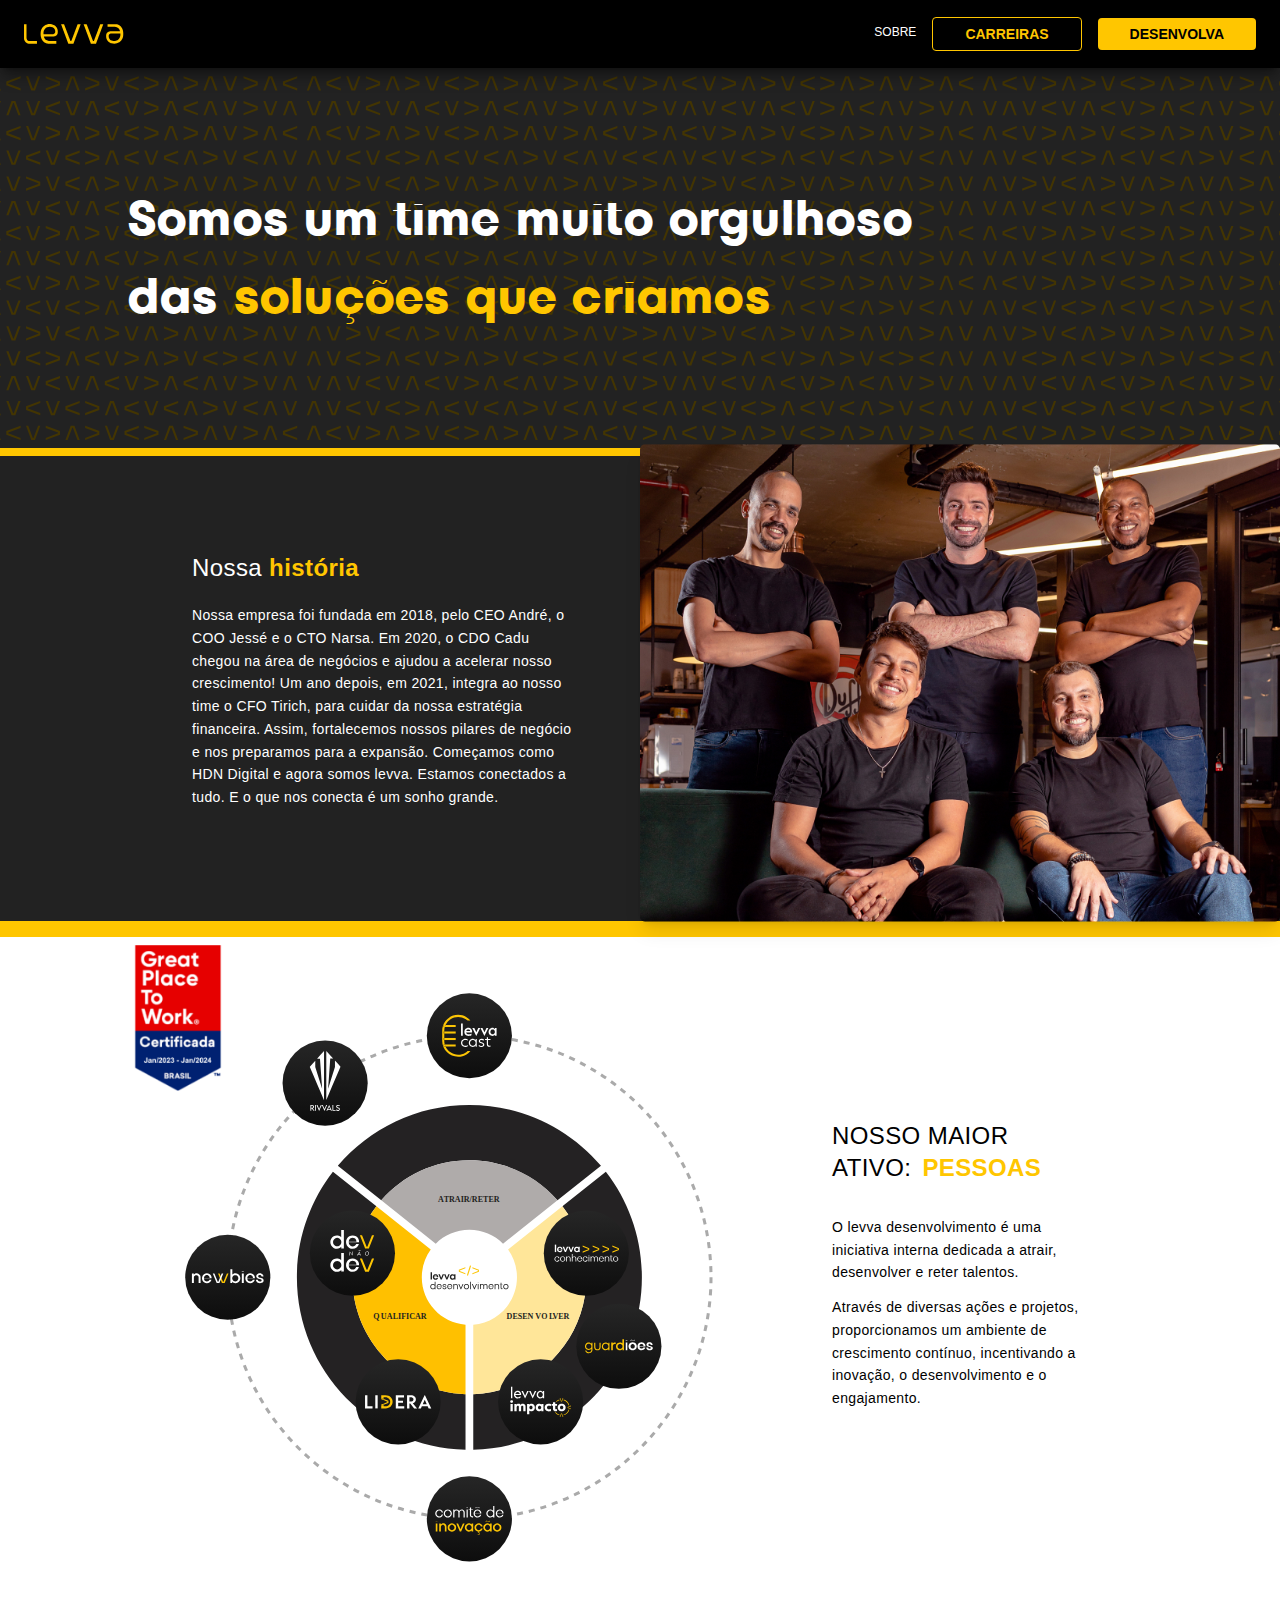
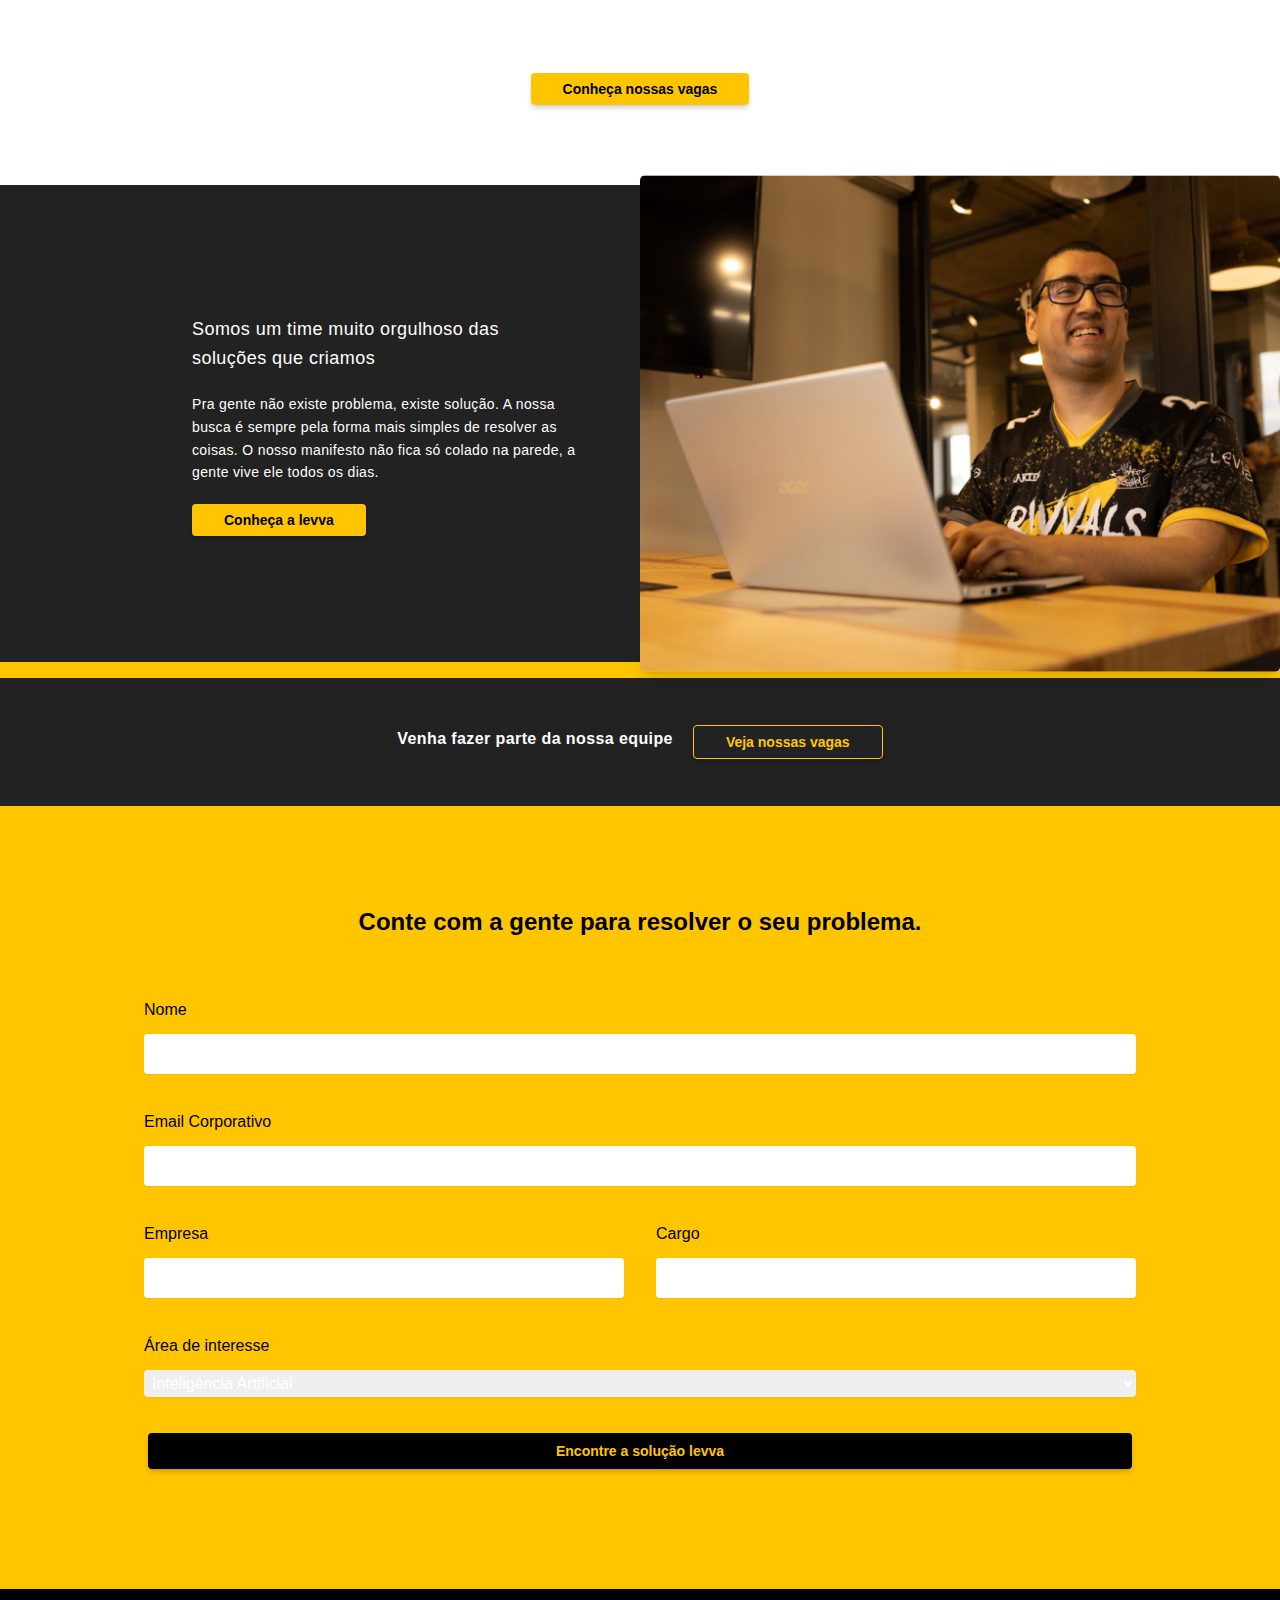
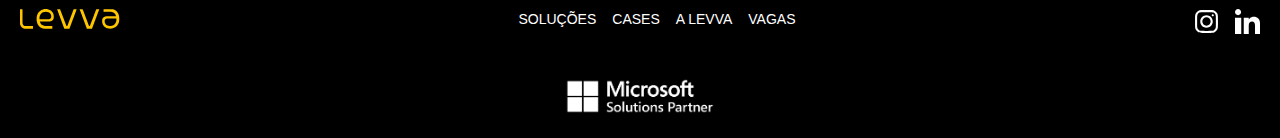
<file: sobre.html>
<!DOCTYPE html><html lang="en"><head><meta charSet="utf-8"/><meta name="viewport" content="width=device-width, initial-scale=1"/><link rel="preload" as="image" href="/LevvaLogo.svg" fetchPriority="high"/><link rel="stylesheet" href="/_next/static/css/af49f52b52efd727.css" data-precedence="next"/><link rel="preload" as="script" fetchPriority="low" href="/_next/static/chunks/webpack-be9659fa33794984.js"/><script src="/_next/static/chunks/fd9d1056-62aaf4b921c84028.js" async=""></script><script src="/_next/static/chunks/23-55239789978d75e5.js" async=""></script><script src="/_next/static/chunks/main-app-c92d5fdfd7a15399.js" async=""></script><script src="/_next/static/chunks/173-f090bc68d65b449f.js" async=""></script><script src="/_next/static/chunks/app/sobre/page-e9b05122276650c4.js" async=""></script><title>levva - Sobre</title><meta name="description" content="Acreditamos que para todo problema existe uma solução simples. Com um time que usa a tecnologia e o design como ferramenta de transformação de vidas, negócios e pessoas, criamos produtos e soluções digitais desenvolvidos para gerar impacto.o"/><link rel="icon" href="/favicon.ico" type="image/x-icon" sizes="16x16"/><script src="/_next/static/chunks/polyfills-78c92fac7aa8fdd8.js" noModule=""></script></head><body class="flex flex-col leading-loose text-white"><nav class="p-6 uppercase text-xs contents-center shadow-lg shadow-black/40 z-20 flex justify-between bg-black"><a href="/"><img alt="levva" fetchPriority="high" width="100" height="20" decoding="async" data-nimg="1" style="color:transparent" src="/LevvaLogo.svg"/></a><div class="navLinks"><ul class="flex align-center gap-4 justify-center contents-center"><li><a class="menu-link" href="/sobre">Sobre</a></li><li><div><a class="cta primary outlined shadow-md shadow-black/15 text-sm px-8 py-2 rounded font-bold " href="/sobre#carreiras">Carreiras</a></div></li><li><div><a class="cta primary  shadow-md shadow-black/15 text-sm px-8 py-2 rounded font-bold " href="#form">Desenvolva</a></div></li></ul></div></nav><main class="overflow-hidden"><section class="bg-blend-overlay bg-cinza py-28 px-5 text-5xl tracking-wide leading-relaxed font-bold" id="hero"><div class="container mx-auto"><h1>Somos um time muito orgulhoso<br/> das <span class="text-primary"> que criamos</span></h1></div></section><div class="slider bg-white"><div class="w-5/6 py-1 h-full bg-primary"></div></div><section class="bg-cinza p-2"><div class="container"><div class="flex flex-col-reverse md:flex-row py-5"><div class="basis-1/2 mt-5 md:mt-1 flex flex-col justify-center p-16 tracking-wide leading-loose"><h2 class="text-2xl font-medium">Nossa <span class="text-primary font-extrabold">história</span></h2><p class="text-sm font-thin my-5 tracking-wide leading-relaxed">Nossa empresa foi fundada em 2018, pelo CEO André, o COO Jessé e o CTO Narsa. Em 2020, o CDO Cadu chegou na área de negócios e ajudou a acelerar nosso crescimento! Um ano depois, em 2021, integra ao nosso time o CFO Tirich, para cuidar da nossa estratégia financeira. Assim, fortalecemos nossos pilares de negócio e nos preparamos para a expansão. Começamos como HDN Digital e agora somos levva. Estamos conectados a tudo. E o que nos conecta é um sonho grande.</p></div><div class="imageOver relative mt-2 basis-1/2"><img alt="C levels" loading="lazy" width="500" height="500" decoding="async" data-nimg="1" class="w-full scale-125 md:scale-25 origin-center md:origin-top-left lg:origin-left rounded shadow-lg" style="color:transparent" src="/historialevva.jpg"/></div></div></div></section><div class="p-2 bg-primary"></div><section class="bg-white p-2" id="carreiras"><div class="container"><div class="flex justify-center relative tracking-wide leading-relaxed"><div class="flex flex-col-reverse  md:flex-row-reverse "><div class="basis-3/4 flex flex-col justify-center p-16"><h2 class="text-black text-2xl font-medium mb-5 ">NOSSO MAIOR ATIVO: <span class="text-primary p-1 font-extrabold">PESSOAS</span></h2><p class="tracking-wide leading-relaxed text-black font-regular text-sm my-3">O levva desenvolvimento é uma iniciativa interna dedicada a atrair, desenvolver e reter talentos.</p><p class="tracking-wide leading-relaxed text-black font-regular text-sm">Através de diversas ações e projetos, proporcionamos um ambiente de crescimento contínuo, incentivando a inovação, o desenvolvimento e o engajamento.</p></div><img alt="Iniciativas da levva" loading="lazy" width="640" height="600" decoding="async" data-nimg="1" class="mx-auto" style="color:transparent" src="/iniciativaslevva.svg"/><img alt="Great Place to Work" loading="lazy" width="100" height="60" decoding="async" data-nimg="1" class="absolute top-0 left-0" style="color:transparent" src="/gptw.png"/></div></div></div></section><section class="bg-white py-20 p-2"><div class="container"><div class="mx-auto text-center"><a class="cta primary  shadow-md shadow-black/15 text-sm px-8 py-2 rounded font-bold " href="https://levva.izirh.io/">Conheça nossas vagas</a></div></div></section><section class="bg-cinza p-2"><div class="container"><div class="flex flex-col-reverse md:flex-row py-8"><div class="basis-1/2 mt-5 md:mt-1 flex flex-col justify-center p-16"><h2 class="text-lg font-medium tracking-wide leading-relaxed"> Somos um time muito orgulhoso das soluções que criamos </h2><p class="text-sm font-thin my-5 tracking-wide leading-relaxed">Pra gente não existe problema, existe solução. A nossa busca é sempre pela forma mais simples de resolver as coisas. O nosso manifesto não fica só colado na parede, a gente vive ele todos os dias.</p><div><a class="cta primary  shadow-md shadow-black/15 text-sm px-8 py-2 rounded font-bold " href="/sobre">Conheça a levva</a></div></div><div class="imageOver relative basis-1/2"><img alt="C levels" loading="lazy" width="500" height="500" decoding="async" data-nimg="1" class="w-full scale-125 md:scale-25 origin-center md:origin-top-left lg:origin-left rounded shadow-lg" style="color:transparent" src="/SobreImg.jpg"/></div></div></div></section><div class="p-2 bg-primary"></div><section class="bg-cinza text-center p-2"><div class="container"><div class="flex md:flex-row flex-col justify-center gap-5 py-10"><h2 class="tracking-wide leading-relaxed font-bold text-md">Venha fazer parte da nossa equipe</h2><div><a class="cta primary outlined shadow-md shadow-black/15 text-sm px-8 py-2 rounded font-bold " href="https://levva.izirh.io/">Veja nossas vagas</a></div></div></div></section><section class="bg-primary p-20 p-2"><div class="container"><form id="form" class="flex flex-col justify-center py-5"><h2 class="text-2xl font-bold text-black text-center mb-10">Conte com a gente para resolver o seu problema.</h2><fieldset class="m-4 flex flex-col relative"><label class="text-black font-medium text-md antialised" for="nome-input">Nome</label><input class="text-black rounded shadow-sm py-1 px-1 mt-2" id="nome-input" type="text" name="nome"/></fieldset><fieldset class="m-4 flex flex-col relative"><label class="text-black font-medium text-md antialised" for="email-input">Email Corporativo</label><input class="rounded shadow-sm py-1 px-1 mt-2" id="email-input" type="text" name="email"/></fieldset><div class="flex flex-col md:flex-row"><fieldset class="m-4 flex flex-col relative md:w-full"><label class="text-black font-medium text-md antialised" for="empresa-input">Empresa</label><input class="rounded shadow-sm py-1 px-1 mt-2" id="empresa-input" type="text" name="empresa"/></fieldset><fieldset class="m-4 flex flex-col relative  md:w-full"><label class="text-black font-medium text-md antialised" for="cargo-input">Cargo</label><input class="rounded shadow-sm py-1 px-1 mt-2" id="cargo-input" type="text" name="cargo"/></fieldset></div><fieldset class="m-4 flex flex-col relative"><label class="text-black font-medium text-md antialised" for="interesse-input">Área de interesse</label><select class="rounded shadow-sm py-1 px-1 mt-2" id="interesse-input" type="text" name="interesse"><option value="Inteligência artificial">Inteligência Artificial</option></select></fieldset><div class="m-5"><div class="w-full text-center mx-auto flex"><a class="cta secondary  shadow-md shadow-black/15 text-sm px-8 py-2 rounded font-bold w-full" href="#Form">Encontre a solução levva</a></div></div></form></div></section><footer class="bg-black"><div class="flex justify-between p-5"><a href="/"><img alt="levva" fetchPriority="high" width="100" height="20" decoding="async" data-nimg="1" style="color:transparent" src="/LevvaLogo.svg"/></a><div class="navLinks"><ul class="flex gap-4 text-sm uppercase"><li><a class="menu-link" href="/#solucoes">Soluções</a></li><li><a class="menu-link" href="/cases">Cases</a></li><li><a class="menu-link" href="/sobre">A levva</a></li><li><a class="menu-link" href="/vagas">Vagas</a></li></ul></div><div class="socials-link gap-4 text-sm flex"><a href="https://www.instagram.com/levva.io/"><img alt="Instagram levva" loading="lazy" width="25" height="25" decoding="async" data-nimg="1" style="color:transparent" src="/instagram.svg"/></a><a href="https://www.linkedin.com/company/levva?originalSubdomain=br"><img alt="Instagram levva" loading="lazy" width="25" height="25" decoding="async" data-nimg="1" style="color:transparent" src="/linkedin.svg"/></a></div></div><div class="flex justify-center py-6"><img alt="Microsoft Partner" loading="lazy" width="150" height="20" decoding="async" data-nimg="1" style="color:transparent" src="/microsoft.png"/></div></footer></main><script src="/_next/static/chunks/webpack-be9659fa33794984.js" async=""></script><script>(self.__next_f=self.__next_f||[]).push([0]);self.__next_f.push([2,null])</script><script>self.__next_f.push([1,"1:HL[\"/_next/static/css/af49f52b52efd727.css\",\"style\"]\n"])</script><script>self.__next_f.push([1,"2:I[5751,[],\"\"]\n4:I[8173,[\"173\",\"static/chunks/173-f090bc68d65b449f.js\",\"715\",\"static/chunks/app/sobre/page-e9b05122276650c4.js\"],\"Image\"]\n5:I[2362,[\"173\",\"static/chunks/173-f090bc68d65b449f.js\",\"715\",\"static/chunks/app/sobre/page-e9b05122276650c4.js\"],\"default\"]\n6:I[9275,[],\"\"]\n7:I[1343,[],\"\"]\n9:I[6130,[],\"\"]\na:[]\n"])</script><script>self.__next_f.push([1,"0:[[[\"$\",\"link\",\"0\",{\"rel\":\"stylesheet\",\"href\":\"/_next/static/css/af49f52b52efd727.css\",\"precedence\":\"next\",\"crossOrigin\":\"$undefined\"}]],[\"$\",\"$L2\",null,{\"buildId\":\"YxAUrUPPcXXo7UIqod18a\",\"assetPrefix\":\"\",\"initialCanonicalUrl\":\"/sobre\",\"initialTree\":[\"\",{\"children\":[\"sobre\",{\"children\":[\"__PAGE__\",{}]}]},\"$undefined\",\"$undefined\",true],\"initialSeedData\":[\"\",{\"children\":[\"sobre\",{\"children\":[\"__PAGE__\",{},[[\"$L3\",[[\"$\",\"nav\",null,{\"className\":\"p-6 uppercase text-xs contents-center shadow-lg shadow-black/40 z-20 flex justify-between bg-black\",\"children\":[[\"$\",\"a\",null,{\"href\":\"/\",\"children\":[\"$\",\"$L4\",null,{\"src\":\"/LevvaLogo.svg\",\"alt\":\"levva\",\"width\":100,\"height\":20,\"priority\":true}]}],[\"$\",\"div\",null,{\"className\":\"navLinks\",\"children\":[\"$\",\"ul\",null,{\"className\":\"flex align-center gap-4 justify-center contents-center\",\"children\":[[\"$\",\"li\",null,{\"children\":[\"$\",\"a\",null,{\"className\":\"menu-link\",\"href\":\"/sobre\",\"children\":\"Sobre\"}]}],[\"$\",\"li\",null,{\"children\":[\"$\",\"div\",null,{\"className\":\"$undefined\",\"children\":[\"$\",\"a\",null,{\"className\":\"cta primary outlined shadow-md shadow-black/15 text-sm px-8 py-2 rounded font-bold \",\"href\":\"/sobre#carreiras\",\"children\":\"Carreiras\"}]}]}],[\"$\",\"li\",null,{\"children\":[\"$\",\"div\",null,{\"className\":\"$undefined\",\"children\":[\"$\",\"a\",null,{\"className\":\"cta primary  shadow-md shadow-black/15 text-sm px-8 py-2 rounded font-bold \",\"href\":\"#form\",\"children\":\"Desenvolva\"}]}]}]]}]}]]}],[\"$\",\"main\",null,{\"className\":\"overflow-hidden\",\"children\":[[\"$\",\"$L5\",null,{\"text\":[\"soluções\",\"equipes\",\"carreiras\"]}],[\"$\",\"div\",null,{\"className\":\"slider bg-white\",\"children\":[\"$\",\"div\",null,{\"className\":\"w-5/6 py-1 h-full bg-primary\"}]}],[\"$\",\"section\",null,{\"className\":\"bg-cinza p-2\",\"id\":\"$undefined\",\"children\":[\"$\",\"div\",null,{\"className\":\"container\",\"children\":[\"$\",\"div\",null,{\"className\":\"flex flex-col-reverse md:flex-row py-5\",\"children\":[[\"$\",\"div\",null,{\"className\":\"basis-1/2 mt-5 md:mt-1 flex flex-col justify-center p-16 tracking-wide leading-loose\",\"children\":[[\"$\",\"h2\",null,{\"className\":\"text-2xl font-medium\",\"children\":[\"Nossa \",[\"$\",\"span\",null,{\"className\":\"text-primary font-extrabold\",\"children\":\"história\"}]]}],[\"$\",\"p\",null,{\"className\":\"text-sm font-thin my-5 tracking-wide leading-relaxed\",\"children\":\"Nossa empresa foi fundada em 2018, pelo CEO André, o COO Jessé e o CTO Narsa. Em 2020, o CDO Cadu chegou na área de negócios e ajudou a acelerar nosso crescimento! Um ano depois, em 2021, integra ao nosso time o CFO Tirich, para cuidar da nossa estratégia financeira. Assim, fortalecemos nossos pilares de negócio e nos preparamos para a expansão. Começamos como HDN Digital e agora somos levva. Estamos conectados a tudo. E o que nos conecta é um sonho grande.\"}]]}],[\"$\",\"div\",null,{\"className\":\"imageOver relative mt-2 basis-1/2\",\"children\":[\"$\",\"$L4\",null,{\"src\":\"/historialevva.jpg\",\"alt\":\"C levels\",\"width\":500,\"height\":500,\"className\":\"w-full scale-125 md:scale-25 origin-center md:origin-top-left lg:origin-left rounded shadow-lg\"}]}]]}]}]}],[\"$\",\"div\",null,{\"className\":\"p-2 bg-primary\"}],[\"$\",\"section\",null,{\"className\":\"bg-white p-2\",\"id\":\"carreiras\",\"children\":[\"$\",\"div\",null,{\"className\":\"container\",\"children\":[\"$\",\"div\",null,{\"className\":\"flex justify-center relative tracking-wide leading-relaxed\",\"children\":[\"$\",\"div\",null,{\"className\":\"flex flex-col-reverse  md:flex-row-reverse \",\"children\":[[\"$\",\"div\",null,{\"className\":\"basis-3/4 flex flex-col justify-center p-16\",\"children\":[[\"$\",\"h2\",null,{\"className\":\"text-black text-2xl font-medium mb-5 \",\"children\":[\"NOSSO MAIOR ATIVO: \",[\"$\",\"span\",null,{\"className\":\"text-primary p-1 font-extrabold\",\"children\":\"PESSOAS\"}]]}],[\"$\",\"p\",null,{\"className\":\"tracking-wide leading-relaxed text-black font-regular text-sm my-3\",\"children\":\"O levva desenvolvimento é uma iniciativa interna dedicada a atrair, desenvolver e reter talentos.\"}],[\"$\",\"p\",null,{\"className\":\"tracking-wide leading-relaxed text-black font-regular text-sm\",\"children\":\"Através de diversas ações e projetos, proporcionamos um ambiente de crescimento contínuo, incentivando a inovação, o desenvolvimento e o engajamento.\"}]]}],[\"$\",\"$L4\",null,{\"src\":\"/iniciativaslevva.svg\",\"alt\":\"Iniciativas da levva\",\"width\":640,\"height\":600,\"className\":\"mx-auto\"}],[\"$\",\"$L4\",null,{\"src\":\"/gptw.png\",\"alt\":\"Great Place to Work\",\"width\":100,\"height\":60,\"className\":\"absolute top-0 left-0\"}]]}]}]}]}],[\"$\",\"section\",null,{\"className\":\"bg-white py-20 p-2\",\"id\":\"$undefined\",\"children\":[\"$\",\"div\",null,{\"className\":\"container\",\"children\":[\"$\",\"div\",null,{\"className\":\"mx-auto text-center\",\"children\":[\"$\",\"a\",null,{\"className\":\"cta primary  shadow-md shadow-black/15 text-sm px-8 py-2 rounded font-bold \",\"href\":\"https://levva.izirh.io/\",\"children\":\"Conheça nossas vagas\"}]}]}]}],[\"$\",\"section\",null,{\"className\":\"bg-cinza p-2\",\"id\":\"$undefined\",\"children\":[\"$\",\"div\",null,{\"className\":\"container\",\"children\":[\"$\",\"div\",null,{\"className\":\"flex flex-col-reverse md:flex-row py-8\",\"children\":[[\"$\",\"div\",null,{\"className\":\"basis-1/2 mt-5 md:mt-1 flex flex-col justify-center p-16\",\"children\":[[\"$\",\"h2\",null,{\"className\":\"text-lg font-medium tracking-wide leading-relaxed\",\"children\":\" Somos um time muito orgulhoso das soluções que criamos \"}],[\"$\",\"p\",null,{\"className\":\"text-sm font-thin my-5 tracking-wide leading-relaxed\",\"children\":\"Pra gente não existe problema, existe solução. A nossa busca é sempre pela forma mais simples de resolver as coisas. O nosso manifesto não fica só colado na parede, a gente vive ele todos os dias.\"}],[\"$\",\"div\",null,{\"className\":\"$undefined\",\"children\":[\"$\",\"a\",null,{\"className\":\"cta primary  shadow-md shadow-black/15 text-sm px-8 py-2 rounded font-bold \",\"href\":\"/sobre\",\"children\":\"Conheça a levva\"}]}]]}],[\"$\",\"div\",null,{\"className\":\"imageOver relative basis-1/2\",\"children\":[\"$\",\"$L4\",null,{\"src\":\"/SobreImg.jpg\",\"alt\":\"C levels\",\"width\":500,\"height\":500,\"className\":\"w-full scale-125 md:scale-25 origin-center md:origin-top-left lg:origin-left rounded shadow-lg\"}]}]]}]}]}],[\"$\",\"div\",null,{\"className\":\"p-2 bg-primary\"}],[\"$\",\"section\",null,{\"className\":\"bg-cinza text-center p-2\",\"id\":\"$undefined\",\"children\":[\"$\",\"div\",null,{\"className\":\"container\",\"children\":[\"$\",\"div\",null,{\"className\":\"flex md:flex-row flex-col justify-center gap-5 py-10\",\"children\":[[\"$\",\"h2\",null,{\"className\":\"tracking-wide leading-relaxed font-bold text-md\",\"children\":\"Venha fazer parte da nossa equipe\"}],[\"$\",\"div\",null,{\"className\":\"$undefined\",\"children\":[\"$\",\"a\",null,{\"className\":\"cta primary outlined shadow-md shadow-black/15 text-sm px-8 py-2 rounded font-bold \",\"href\":\"https://levva.izirh.io/\",\"children\":\"Veja nossas vagas\"}]}]]}]}]}],[\"$\",\"section\",null,{\"className\":\"bg-primary p-20 p-2\",\"id\":\"$undefined\",\"children\":[\"$\",\"div\",null,{\"className\":\"container\",\"children\":[\"$\",\"form\",null,{\"id\":\"form\",\"className\":\"flex flex-col justify-center py-5\",\"children\":[[\"$\",\"h2\",null,{\"className\":\"text-2xl font-bold text-black text-center mb-10\",\"children\":\"Conte com a gente para resolver o seu problema.\"}],[\"$\",\"fieldset\",null,{\"className\":\"m-4 flex flex-col relative\",\"children\":[[\"$\",\"label\",null,{\"className\":\"text-black font-medium text-md antialised\",\"for\":\"nome-input\",\"children\":\"Nome\"}],[\"$\",\"input\",null,{\"className\":\"text-black rounded shadow-sm py-1 px-1 mt-2\",\"id\":\"nome-input\",\"type\":\"text\",\"name\":\"nome\"}]]}],[\"$\",\"fieldset\",null,{\"className\":\"m-4 flex flex-col relative\",\"children\":[[\"$\",\"label\",null,{\"className\":\"text-black font-medium text-md antialised\",\"for\":\"email-input\",\"children\":\"Email Corporativo\"}],[\"$\",\"input\",null,{\"className\":\"rounded shadow-sm py-1 px-1 mt-2\",\"id\":\"email-input\",\"type\":\"text\",\"name\":\"email\"}]]}],[\"$\",\"div\",null,{\"className\":\"flex flex-col md:flex-row\",\"children\":[[\"$\",\"fieldset\",null,{\"className\":\"m-4 flex flex-col relative md:w-full\",\"children\":[[\"$\",\"label\",null,{\"className\":\"text-black font-medium text-md antialised\",\"for\":\"empresa-input\",\"children\":\"Empresa\"}],[\"$\",\"input\",null,{\"className\":\"rounded shadow-sm py-1 px-1 mt-2\",\"id\":\"empresa-input\",\"type\":\"text\",\"name\":\"empresa\"}]]}],[\"$\",\"fieldset\",null,{\"className\":\"m-4 flex flex-col relative  md:w-full\",\"children\":[[\"$\",\"label\",null,{\"className\":\"text-black font-medium text-md antialised\",\"for\":\"cargo-input\",\"children\":\"Cargo\"}],[\"$\",\"input\",null,{\"className\":\"rounded shadow-sm py-1 px-1 mt-2\",\"id\":\"cargo-input\",\"type\":\"text\",\"name\":\"cargo\"}]]}]]}],[\"$\",\"fieldset\",null,{\"className\":\"m-4 flex flex-col relative\",\"children\":[[\"$\",\"label\",null,{\"className\":\"text-black font-medium text-md antialised\",\"for\":\"interesse-input\",\"children\":\"Área de interesse\"}],[\"$\",\"select\",null,{\"className\":\"rounded shadow-sm py-1 px-1 mt-2\",\"id\":\"interesse-input\",\"type\":\"text\",\"name\":\"interesse\",\"children\":[\"$\",\"option\",null,{\"value\":\"Inteligência artificial\",\"children\":\"Inteligência Artificial\"}]}]]}],[\"$\",\"div\",null,{\"className\":\"m-5\",\"children\":[\"$\",\"div\",null,{\"className\":\"w-full text-center mx-auto flex\",\"children\":[\"$\",\"a\",null,{\"className\":\"cta secondary  shadow-md shadow-black/15 text-sm px-8 py-2 rounded font-bold w-full\",\"href\":\"#Form\",\"children\":\"Encontre a solução levva\"}]}]}]]}]}]}],[\"$\",\"footer\",null,{\"className\":\"bg-black\",\"children\":[[\"$\",\"div\",null,{\"className\":\"flex justify-between p-5\",\"children\":[[\"$\",\"a\",null,{\"href\":\"/\",\"children\":[\"$\",\"$L4\",null,{\"src\":\"/LevvaLogo.svg\",\"alt\":\"levva\",\"width\":100,\"height\":20,\"priority\":true}]}],[\"$\",\"div\",null,{\"className\":\"navLinks\",\"children\":[\"$\",\"ul\",null,{\"className\":\"flex gap-4 text-sm uppercase\",\"children\":[[\"$\",\"li\",null,{\"children\":[\"$\",\"a\",null,{\"className\":\"menu-link\",\"href\":\"/#solucoes\",\"children\":\"Soluções\"}]}],[\"$\",\"li\",null,{\"children\":[\"$\",\"a\",null,{\"className\":\"menu-link\",\"href\":\"/cases\",\"children\":\"Cases\"}]}],[\"$\",\"li\",null,{\"children\":[\"$\",\"a\",null,{\"className\":\"menu-link\",\"href\":\"/sobre\",\"children\":\"A levva\"}]}],[\"$\",\"li\",null,{\"children\":[\"$\",\"a\",null,{\"className\":\"menu-link\",\"href\":\"/vagas\",\"children\":\"Vagas\"}]}]]}]}],[\"$\",\"div\",null,{\"className\":\"socials-link gap-4 text-sm flex\",\"children\":[[\"$\",\"a\",null,{\"href\":\"https://www.instagram.com/levva.io/\",\"children\":[\"$\",\"$L4\",null,{\"src\":\"/instagram.svg\",\"alt\":\"Instagram levva\",\"width\":25,\"height\":25}]}],[\"$\",\"a\",null,{\"href\":\"https://www.linkedin.com/company/levva?originalSubdomain=br\",\"children\":[\"$\",\"$L4\",null,{\"src\":\"/linkedin.svg\",\"alt\":\"Instagram levva\",\"width\":25,\"height\":25}]}]]}]]}],[\"$\",\"div\",null,{\"className\":\"flex justify-center py-6\",\"children\":[\"$\",\"$L4\",null,{\"src\":\"/microsoft.png\",\"alt\":\"Microsoft Partner\",\"width\":150,\"height\":20}]}]]}]]}]]],null],null]},[\"$\",\"$L6\",null,{\"parallelRouterKey\":\"children\",\"segmentPath\":[\"children\",\"sobre\",\"children\"],\"error\":\"$undefined\",\"errorStyles\":\"$undefined\",\"errorScripts\":\"$undefined\",\"template\":[\"$\",\"$L7\",null,{}],\"templateStyles\":\"$undefined\",\"templateScripts\":\"$undefined\",\"notFound\":\"$undefined\",\"notFoundStyles\":\"$undefined\",\"styles\":null}],null]},[[\"$\",\"html\",null,{\"lang\":\"en\",\"children\":[\"$\",\"body\",null,{\"className\":\"flex flex-col leading-loose text-white\",\"children\":[\"$\",\"$L6\",null,{\"parallelRouterKey\":\"children\",\"segmentPath\":[\"children\"],\"error\":\"$undefined\",\"errorStyles\":\"$undefined\",\"errorScripts\":\"$undefined\",\"template\":[\"$\",\"$L7\",null,{}],\"templateStyles\":\"$undefined\",\"templateScripts\":\"$undefined\",\"notFound\":[[\"$\",\"title\",null,{\"children\":\"404: This page could not be found.\"}],[\"$\",\"div\",null,{\"style\":{\"fontFamily\":\"system-ui,\\\"Segoe UI\\\",Roboto,Helvetica,Arial,sans-serif,\\\"Apple Color Emoji\\\",\\\"Segoe UI Emoji\\\"\",\"height\":\"100vh\",\"textAlign\":\"center\",\"display\":\"flex\",\"flexDirection\":\"column\",\"alignItems\":\"center\",\"justifyContent\":\"center\"},\"children\":[\"$\",\"div\",null,{\"children\":[[\"$\",\"style\",null,{\"dangerouslySetInnerHTML\":{\"__html\":\"body{color:#000;background:#fff;margin:0}.next-error-h1{border-right:1px solid rgba(0,0,0,.3)}@media (prefers-color-scheme:dark){body{color:#fff;background:#000}.next-error-h1{border-right:1px solid rgba(255,255,255,.3)}}\"}}],[\"$\",\"h1\",null,{\"className\":\"next-error-h1\",\"style\":{\"display\":\"inline-block\",\"margin\":\"0 20px 0 0\",\"padding\":\"0 23px 0 0\",\"fontSize\":24,\"fontWeight\":500,\"verticalAlign\":\"top\",\"lineHeight\":\"49px\"},\"children\":\"404\"}],[\"$\",\"div\",null,{\"style\":{\"display\":\"inline-block\"},\"children\":[\"$\",\"h2\",null,{\"style\":{\"fontSize\":14,\"fontWeight\":400,\"lineHeight\":\"49px\",\"margin\":0},\"children\":\"This page could not be found.\"}]}]]}]}]],\"notFoundStyles\":[],\"styles\":null}]}]}],null],null],\"couldBeIntercepted\":false,\"initialHead\":[false,\"$L8\"],\"globalErrorComponent\":\"$9\",\"missingSlots\":\"$Wa\"}]]\n"])</script><script>self.__next_f.push([1,"8:[[\"$\",\"meta\",\"0\",{\"name\":\"viewport\",\"content\":\"width=device-width, initial-scale=1\"}],[\"$\",\"meta\",\"1\",{\"charSet\":\"utf-8\"}],[\"$\",\"title\",\"2\",{\"children\":\"levva - Sobre\"}],[\"$\",\"meta\",\"3\",{\"name\":\"description\",\"content\":\"Acreditamos que para todo problema existe uma solução simples. Com um time que usa a tecnologia e o design como ferramenta de transformação de vidas, negócios e pessoas, criamos produtos e soluções digitais desenvolvidos para gerar impacto.o\"}],[\"$\",\"link\",\"4\",{\"rel\":\"icon\",\"href\":\"/favicon.ico\",\"type\":\"image/x-icon\",\"sizes\":\"16x16\"}]]\n3:null\n"])</script></body></html>
</file>
<file: _next/static/css/af49f52b52efd727.css>
@font-face{font-family:__Inter_36bd41;font-style:normal;font-weight:100 900;font-display:swap;src:url(/_next/static/media/55c55f0601d81cf3-s.woff2) format("woff2");unicode-range:u+0460-052f,u+1c80-1c88,u+20b4,u+2de0-2dff,u+a640-a69f,u+fe2e-fe2f}@font-face{font-family:__Inter_36bd41;font-style:normal;font-weight:100 900;font-display:swap;src:url(/_next/static/media/26a46d62cd723877-s.woff2) format("woff2");unicode-range:u+0301,u+0400-045f,u+0490-0491,u+04b0-04b1,u+2116}@font-face{font-family:__Inter_36bd41;font-style:normal;font-weight:100 900;font-display:swap;src:url(/_next/static/media/97e0cb1ae144a2a9-s.woff2) format("woff2");unicode-range:u+1f??}@font-face{font-family:__Inter_36bd41;font-style:normal;font-weight:100 900;font-display:swap;src:url(/_next/static/media/581909926a08bbc8-s.woff2) format("woff2");unicode-range:u+0370-0377,u+037a-037f,u+0384-038a,u+038c,u+038e-03a1,u+03a3-03ff}@font-face{font-family:__Inter_36bd41;font-style:normal;font-weight:100 900;font-display:swap;src:url(/_next/static/media/df0a9ae256c0569c-s.woff2) format("woff2");unicode-range:u+0102-0103,u+0110-0111,u+0128-0129,u+0168-0169,u+01a0-01a1,u+01af-01b0,u+0300-0301,u+0303-0304,u+0308-0309,u+0323,u+0329,u+1ea0-1ef9,u+20ab}@font-face{font-family:__Inter_36bd41;font-style:normal;font-weight:100 900;font-display:swap;src:url(/_next/static/media/6d93bde91c0c2823-s.woff2) format("woff2");unicode-range:u+0100-02af,u+0304,u+0308,u+0329,u+1e00-1e9f,u+1ef2-1eff,u+2020,u+20a0-20ab,u+20ad-20c0,u+2113,u+2c60-2c7f,u+a720-a7ff}@font-face{font-family:__Inter_36bd41;font-style:normal;font-weight:100 900;font-display:swap;src:url(/_next/static/media/a34f9d1faa5f3315-s.p.woff2) format("woff2");unicode-range:u+00??,u+0131,u+0152-0153,u+02bb-02bc,u+02c6,u+02da,u+02dc,u+0304,u+0308,u+0329,u+2000-206f,u+2074,u+20ac,u+2122,u+2191,u+2193,u+2212,u+2215,u+feff,u+fffd}@font-face{font-family:__Inter_Fallback_36bd41;src:local("Arial");ascent-override:90.49%;descent-override:22.56%;line-gap-override:0.00%;size-adjust:107.06%}.__className_36bd41{font-family:__Inter_36bd41,__Inter_Fallback_36bd41;font-style:normal}

/*
! tailwindcss v3.4.4 | MIT License | https://tailwindcss.com
*/*,:after,:before{box-sizing:border-box;border:0 solid #e5e7eb}:after,:before{--tw-content:""}:host,html{line-height:1.5;-webkit-text-size-adjust:100%;-moz-tab-size:4;tab-size:4;font-family:ui-sans-serif,system-ui,sans-serif,Apple Color Emoji,Segoe UI Emoji,Segoe UI Symbol,Noto Color Emoji;font-feature-settings:normal;font-variation-settings:normal;-webkit-tap-highlight-color:transparent}body{margin:0;line-height:inherit}hr{height:0;color:inherit;border-top-width:1px}abbr:where([title]){text-decoration:underline dotted}h1,h2,h3,h4,h5,h6{font-size:inherit;font-weight:inherit}a{color:inherit;text-decoration:inherit}b,strong{font-weight:bolder}code,kbd,pre,samp{font-family:ui-monospace,SFMono-Regular,Menlo,Monaco,Consolas,Liberation Mono,Courier New,monospace;font-feature-settings:normal;font-variation-settings:normal;font-size:1em}small{font-size:80%}sub,sup{font-size:75%;line-height:0;position:relative;vertical-align:baseline}sub{bottom:-.25em}sup{top:-.5em}table{text-indent:0;border-color:inherit;border-collapse:collapse}button,input,optgroup,select,textarea{font-family:inherit;font-feature-settings:inherit;font-variation-settings:inherit;font-size:100%;font-weight:inherit;line-height:inherit;letter-spacing:inherit;color:inherit;margin:0;padding:0}button,select{text-transform:none}button,input:where([type=button]),input:where([type=reset]),input:where([type=submit]){-webkit-appearance:button;background-color:transparent;background-image:none}:-moz-focusring{outline:auto}:-moz-ui-invalid{box-shadow:none}progress{vertical-align:baseline}::-webkit-inner-spin-button,::-webkit-outer-spin-button{height:auto}[type=search]{-webkit-appearance:textfield;outline-offset:-2px}::-webkit-search-decoration{-webkit-appearance:none}::-webkit-file-upload-button{-webkit-appearance:button;font:inherit}summary{display:list-item}blockquote,dd,dl,figure,h1,h2,h3,h4,h5,h6,hr,p,pre{margin:0}fieldset{margin:0}fieldset,legend{padding:0}menu,ol,ul{list-style:none;margin:0;padding:0}dialog{padding:0}textarea{resize:vertical}input::placeholder,textarea::placeholder{opacity:1;color:#9ca3af}[role=button],button{cursor:pointer}:disabled{cursor:default}audio,canvas,embed,iframe,img,object,svg,video{display:block;vertical-align:middle}img,video{max-width:100%;height:auto}[hidden]{display:none}html{font-family:Capitana,sans-serif}*,:after,:before{--tw-border-spacing-x:0;--tw-border-spacing-y:0;--tw-translate-x:0;--tw-translate-y:0;--tw-rotate:0;--tw-skew-x:0;--tw-skew-y:0;--tw-scale-x:1;--tw-scale-y:1;--tw-pan-x: ;--tw-pan-y: ;--tw-pinch-zoom: ;--tw-scroll-snap-strictness:proximity;--tw-gradient-from-position: ;--tw-gradient-via-position: ;--tw-gradient-to-position: ;--tw-ordinal: ;--tw-slashed-zero: ;--tw-numeric-figure: ;--tw-numeric-spacing: ;--tw-numeric-fraction: ;--tw-ring-inset: ;--tw-ring-offset-width:0px;--tw-ring-offset-color:#fff;--tw-ring-color:rgba(59,130,246,.5);--tw-ring-offset-shadow:0 0 #0000;--tw-ring-shadow:0 0 #0000;--tw-shadow:0 0 #0000;--tw-shadow-colored:0 0 #0000;--tw-blur: ;--tw-brightness: ;--tw-contrast: ;--tw-grayscale: ;--tw-hue-rotate: ;--tw-invert: ;--tw-saturate: ;--tw-sepia: ;--tw-drop-shadow: ;--tw-backdrop-blur: ;--tw-backdrop-brightness: ;--tw-backdrop-contrast: ;--tw-backdrop-grayscale: ;--tw-backdrop-hue-rotate: ;--tw-backdrop-invert: ;--tw-backdrop-opacity: ;--tw-backdrop-saturate: ;--tw-backdrop-sepia: ;--tw-contain-size: ;--tw-contain-layout: ;--tw-contain-paint: ;--tw-contain-style: }::backdrop{--tw-border-spacing-x:0;--tw-border-spacing-y:0;--tw-translate-x:0;--tw-translate-y:0;--tw-rotate:0;--tw-skew-x:0;--tw-skew-y:0;--tw-scale-x:1;--tw-scale-y:1;--tw-pan-x: ;--tw-pan-y: ;--tw-pinch-zoom: ;--tw-scroll-snap-strictness:proximity;--tw-gradient-from-position: ;--tw-gradient-via-position: ;--tw-gradient-to-position: ;--tw-ordinal: ;--tw-slashed-zero: ;--tw-numeric-figure: ;--tw-numeric-spacing: ;--tw-numeric-fraction: ;--tw-ring-inset: ;--tw-ring-offset-width:0px;--tw-ring-offset-color:#fff;--tw-ring-color:rgba(59,130,246,.5);--tw-ring-offset-shadow:0 0 #0000;--tw-ring-shadow:0 0 #0000;--tw-shadow:0 0 #0000;--tw-shadow-colored:0 0 #0000;--tw-blur: ;--tw-brightness: ;--tw-contrast: ;--tw-grayscale: ;--tw-hue-rotate: ;--tw-invert: ;--tw-saturate: ;--tw-sepia: ;--tw-drop-shadow: ;--tw-backdrop-blur: ;--tw-backdrop-brightness: ;--tw-backdrop-contrast: ;--tw-backdrop-grayscale: ;--tw-backdrop-hue-rotate: ;--tw-backdrop-invert: ;--tw-backdrop-opacity: ;--tw-backdrop-saturate: ;--tw-backdrop-sepia: ;--tw-contain-size: ;--tw-contain-layout: ;--tw-contain-paint: ;--tw-contain-style: }.container{width:100%;margin-right:auto;margin-left:auto}@media (min-width:600px){.container{max-width:600px}}@media (min-width:728px){.container{max-width:728px}}@media (min-width:1024px){.container{max-width:1024px}}.absolute{position:absolute}.relative{position:relative}.left-0{left:0}.top-0{top:0}.z-0{z-index:0}.z-10{z-index:10}.z-20{z-index:20}.m-4{margin:1rem}.m-5{margin:1.25rem}.mx-auto{margin-left:auto;margin-right:auto}.my-10{margin-top:2.5rem;margin-bottom:2.5rem}.my-14{margin-top:3.5rem;margin-bottom:3.5rem}.my-20{margin-top:5rem;margin-bottom:5rem}.my-3{margin-top:.75rem;margin-bottom:.75rem}.my-4{margin-top:1rem;margin-bottom:1rem}.my-5{margin-top:1.25rem;margin-bottom:1.25rem}.mb-10{margin-bottom:2.5rem}.mb-20{margin-bottom:5rem}.mb-24{margin-bottom:6rem}.mb-4{margin-bottom:1rem}.mb-5{margin-bottom:1.25rem}.mt-10{margin-top:2.5rem}.mt-2{margin-top:.5rem}.mt-3{margin-top:.75rem}.mt-4{margin-top:1rem}.mt-5{margin-top:1.25rem}.flex{display:flex}.grid{display:grid}.h-full{height:100%}.w-5\/6{width:83.333333%}.w-full{width:100%}.basis-1\/2{flex-basis:50%}.basis-3\/4{flex-basis:75%}.origin-center{transform-origin:center}.scale-125{--tw-scale-x:1.25;--tw-scale-y:1.25;transform:translate(var(--tw-translate-x),var(--tw-translate-y)) rotate(var(--tw-rotate)) skewX(var(--tw-skew-x)) skewY(var(--tw-skew-y)) scaleX(var(--tw-scale-x)) scaleY(var(--tw-scale-y))}.grid-cols-2{grid-template-columns:repeat(2,minmax(0,1fr))}.flex-row{flex-direction:row}.flex-col{flex-direction:column}.flex-col-reverse{flex-direction:column-reverse}.flex-wrap{flex-wrap:wrap}.justify-center{justify-content:center}.justify-between{justify-content:space-between}.gap-2{gap:.5rem}.gap-3{gap:.75rem}.gap-4{gap:1rem}.gap-5{gap:1.25rem}.overflow-hidden{overflow:hidden}.rounded{border-radius:.25rem}.rounded-full{border-radius:9999px}.rounded-lg{border-radius:.5rem}.border-primary{--tw-border-opacity:1;border-color:rgb(255 198 0/var(--tw-border-opacity))}.bg-black{--tw-bg-opacity:1;background-color:rgb(0 0 0/var(--tw-bg-opacity))}.bg-black\/50{background-color:rgba(0,0,0,.5)}.bg-black\/80{background-color:rgba(0,0,0,.8)}.bg-cinza{--tw-bg-opacity:1;background-color:rgb(34 34 34/var(--tw-bg-opacity))}.bg-primary{--tw-bg-opacity:1;background-color:rgb(255 198 0/var(--tw-bg-opacity))}.bg-white{--tw-bg-opacity:1;background-color:rgb(255 255 255/var(--tw-bg-opacity))}.object-contain{object-fit:contain}.p-1{padding:.25rem}.p-16{padding:4rem}.p-2{padding:.5rem}.p-20{padding:5rem}.p-5{padding:1.25rem}.p-6{padding:1.5rem}.p-8{padding:2rem}.px-1{padding-left:.25rem;padding-right:.25rem}.px-5{padding-left:1.25rem;padding-right:1.25rem}.px-8{padding-left:2rem;padding-right:2rem}.py-1{padding-top:.25rem;padding-bottom:.25rem}.py-10{padding-top:2.5rem;padding-bottom:2.5rem}.py-2{padding-top:.5rem;padding-bottom:.5rem}.py-20{padding-top:5rem;padding-bottom:5rem}.py-28{padding-top:7rem;padding-bottom:7rem}.py-5{padding-top:1.25rem;padding-bottom:1.25rem}.py-6{padding-top:1.5rem;padding-bottom:1.5rem}.py-8{padding-top:2rem;padding-bottom:2rem}.pt-10{padding-top:2.5rem}.text-center{text-align:center}.text-2xl{font-size:1.5rem;line-height:2rem}.text-5xl{font-size:3rem;line-height:1}.text-lg{font-size:1.125rem;line-height:1.75rem}.text-sm{font-size:.875rem;line-height:1.25rem}.text-xs{font-size:.75rem;line-height:1rem}.font-bold{font-weight:700}.font-extrabold{font-weight:800}.font-medium{font-weight:500}.font-semibold{font-weight:600}.font-thin{font-weight:100}.uppercase{text-transform:uppercase}.leading-loose{line-height:2}.leading-relaxed{line-height:1.625}.tracking-wide{letter-spacing:.025em}.text-black{--tw-text-opacity:1;color:rgb(0 0 0/var(--tw-text-opacity))}.text-primary{--tw-text-opacity:1;color:rgb(255 198 0/var(--tw-text-opacity))}.text-white{--tw-text-opacity:1;color:rgb(255 255 255/var(--tw-text-opacity))}.text-white\/90{color:hsla(0,0%,100%,.9)}.bg-blend-overlay{background-blend-mode:overlay}.shadow-lg{--tw-shadow:0 10px 15px -3px rgba(0,0,0,.1),0 4px 6px -4px rgba(0,0,0,.1);--tw-shadow-colored:0 10px 15px -3px var(--tw-shadow-color),0 4px 6px -4px var(--tw-shadow-color)}.shadow-lg,.shadow-md{box-shadow:var(--tw-ring-offset-shadow,0 0 #0000),var(--tw-ring-shadow,0 0 #0000),var(--tw-shadow)}.shadow-md{--tw-shadow:0 4px 6px -1px rgba(0,0,0,.1),0 2px 4px -2px rgba(0,0,0,.1);--tw-shadow-colored:0 4px 6px -1px var(--tw-shadow-color),0 2px 4px -2px var(--tw-shadow-color)}.shadow-sm{--tw-shadow:0 1px 2px 0 rgba(0,0,0,.05);--tw-shadow-colored:0 1px 2px 0 var(--tw-shadow-color);box-shadow:var(--tw-ring-offset-shadow,0 0 #0000),var(--tw-ring-shadow,0 0 #0000),var(--tw-shadow)}.shadow-black\/15{--tw-shadow-color:rgba(0,0,0,.15);--tw-shadow:var(--tw-shadow-colored)}.shadow-black\/25{--tw-shadow-color:rgba(0,0,0,.25);--tw-shadow:var(--tw-shadow-colored)}.shadow-black\/40{--tw-shadow-color:rgba(0,0,0,.4);--tw-shadow:var(--tw-shadow-colored)}.outline{outline-style:solid}@import url("https://use.typekit.net/rgi1ceb.css");@font-face{font-family:Fors;src:local("Fors"),url("/tt fors display/TT Fors Display Trial Bold.ttf")}:root{--foreground-rgb:0,0,0;--background-start-rgb:214,219,220;--background-end-rgb:255,255,255}@media (prefers-color-scheme:dark){:root{--foreground-rgb:255,255,255;--background-start-rgb:0,0,0;--background-end-rgb:0,0,0}}*{scroll-behavior:smooth;transition:.15s}h1{font-family:Fors,Capitana,sans-serif}body{color:rgb(var(--foreground-rgb));background:linear-gradient(to bottom,transparent,rgb(var(--background-end-rgb))) rgb(var(--background-start-rgb))}#hero{background-position:50%;background-image:url(/setas\ vetor.svg);background-size:contain;background-blend-mode:overlay}.areaImage{fill:#aeaeae}.areaImage:hover{fill:#ffc600}.cta{color:#000;background-color:#ffc600;&.outlined{color:#ffc600;background-color:transparent;border:1px solid}&.secondary{color:#ffc600;background-color:#000}}@media (min-width:640px){.sm\:basis-2\/4{flex-basis:50%}.sm\:odd\:border-r-2:nth-child(odd){border-right-width:2px}}@media (min-width:768px){.md\:mt-1{margin-top:.25rem}.md\:w-full{width:100%}.md\:basis-1\/4{flex-basis:25%}.md\:origin-top-left{transform-origin:top left}.md\:grid-cols-5{grid-template-columns:repeat(5,minmax(0,1fr))}.md\:flex-row{flex-direction:row}.md\:flex-row-reverse{flex-direction:row-reverse}.md\:flex-nowrap{flex-wrap:nowrap}}@media (min-width:1024px){.lg\:origin-left{transform-origin:left}}@media (min-width:768px){.md\:\[\&\:not\(\:last-child\)\]\:border-r-2:not(:last-child){border-right-width:2px}}
</file>
